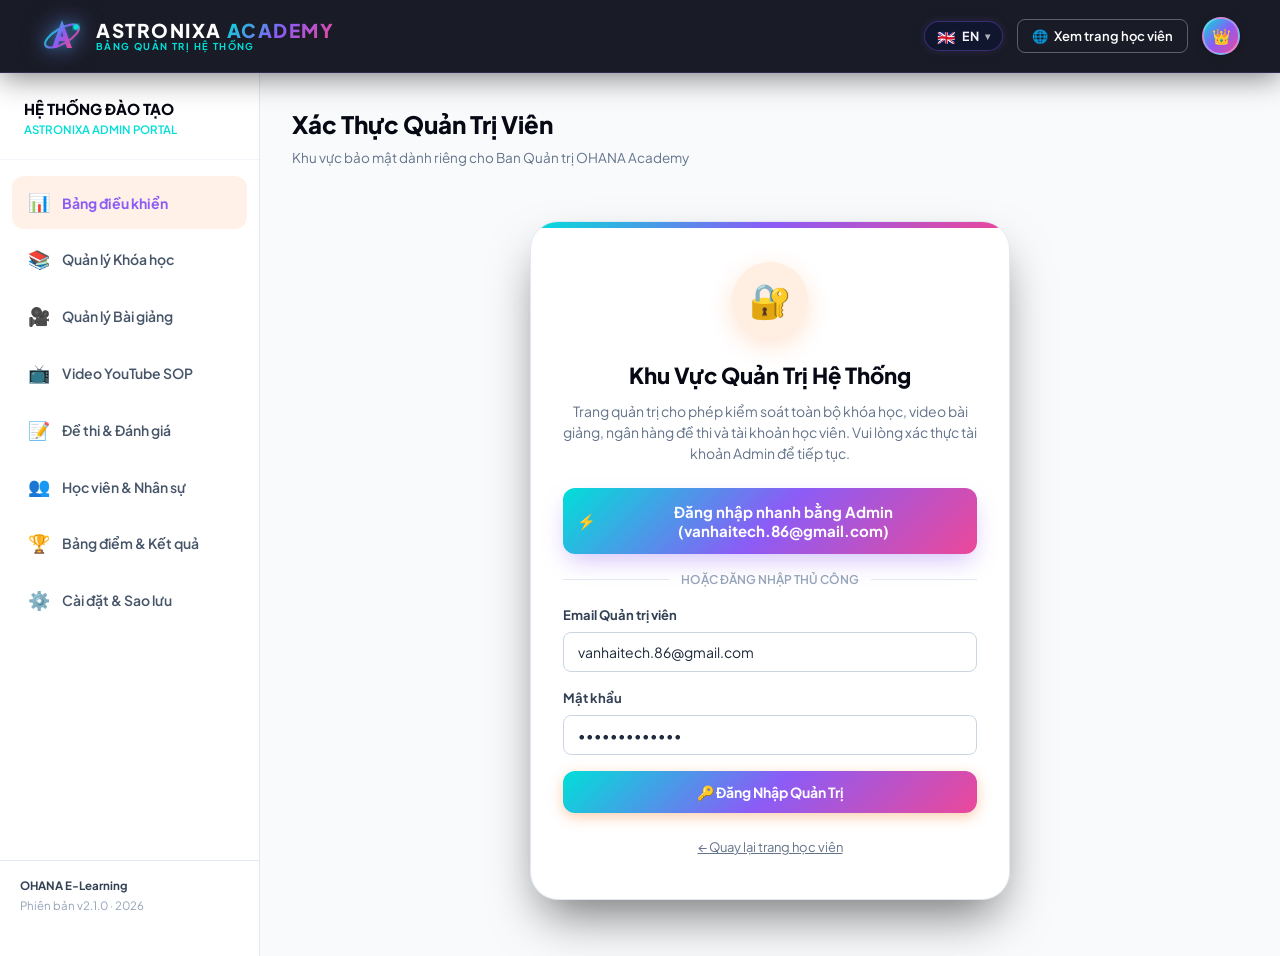
<file: admin.html>
<!DOCTYPE html>
<html lang="vi">
<head>
  <meta charset="UTF-8">
  <meta name="viewport" content="width=device-width, initial-scale=1.0, maximum-scale=1.0">
  <meta name="theme-color" content="#060814">
  <title>Bảng Quản Trị Hệ Thống – ASTRONIXA Academy</title>
  <link rel="stylesheet" href="css/style.css">
  <link rel="stylesheet" href="css/admin.css">
  <link rel="stylesheet" href="css/mobile.css">
</head>
<body data-page="admin">

<!-- ─── Admin Header ───────────────────────────────────────── -->
<header class="site-header">
  <div class="header-inner">
    <div style="display:flex; align-items:center; gap:12px;">
      <button class="admin-mobile-toggle" id="adminSidebarToggle" onclick="toggleAdminSidebar()" aria-label="Toggle menu" title="Mở danh mục quản trị">
        ☰
      </button>
      <a href="index.html" class="logo">
        <svg class="astronixa-logo-svg" viewBox="0 0 44 44" fill="none" xmlns="http://www.w3.org/2000/svg">
          <defs>
            <linearGradient id="astronixaGradAdmin" x1="0%" y1="0%" x2="100%" y2="100%">
              <stop offset="0%" stop-color="#00dfd8"/>
              <stop offset="50%" stop-color="#8b5cf6"/>
              <stop offset="100%" stop-color="#ec4899"/>
            </linearGradient>
            <filter id="astronixaGlowAdmin" x="-20%" y="-20%" width="140%" height="140%">
              <feGaussianBlur stdDeviation="2.5" result="blur" />
              <feComposite in="SourceGraphic" in2="blur" operator="over" />
            </filter>
          </defs>
          <ellipse cx="22" cy="22" rx="19" ry="7.5" stroke="url(#astronixaGradAdmin)" stroke-width="2.2" transform="rotate(-30 22 22)" opacity="0.95" />
          <circle cx="36" cy="13" r="2.8" fill="#00dfd8" filter="url(#astronixaGlowAdmin)" />
          <path d="M22 6 L12 34 H17 L19.4 27 H24.6 L27 34 H32 L22 6 Z M20.7 22.5 L22 17.5 L23.3 22.5 H20.7 Z" fill="url(#astronixaGradAdmin)" />
        </svg>
        <div class="logo-text">
          <strong>ASTRONIXA <span>ACADEMY</span></strong>
          <small style="color:#00dfd8;">Bảng Quản Trị Hệ Thống</small>
        </div>
      </a>
    </div>

    <div style="display:flex; align-items:center; gap:14px;">
      <!-- Language Selector -->
      <div class="lang-selector" id="langSelector">
        <button type="button" class="lang-selector-btn" id="langSelectorBtn" onclick="I18n.toggleDropdown(event)" aria-label="Select Language">
          <span class="lang-flag" id="langFlag">🇻🇳</span>
          <span class="lang-text" id="langText">VI</span>
          <span class="lang-arrow">▾</span>
        </button>
        <div class="lang-menu" id="langMenu">
          <button type="button" class="lang-item active" data-lang="vi" onclick="I18n.setLanguage('vi')"><span class="flag">🇻🇳</span> <span class="name">Tiếng Việt</span></button>
          <button type="button" class="lang-item" data-lang="en" onclick="I18n.setLanguage('en')"><span class="flag">🇬🇧</span> <span class="name">English</span></button>
          <button type="button" class="lang-item" data-lang="fr" onclick="I18n.setLanguage('fr')"><span class="flag">🇫🇷</span> <span class="name">Français</span></button>
          <button type="button" class="lang-item" data-lang="zh" onclick="I18n.setLanguage('zh')"><span class="flag">🇨🇳</span> <span class="name">中文</span></button>
          <button type="button" class="lang-item" data-lang="ja" onclick="I18n.setLanguage('ja')"><span class="flag">🇯🇵</span> <span class="name">日本語</span></button>
        </div>
      </div>

      <a href="index.html" class="btn btn-outline btn-sm" style="display:inline-flex; align-items:center; gap:6px;">
        <span>🌐</span> <span class="hide-mobile">Xem trang học viên</span>
      </a>
      
      <div class="user-menu" style="display:flex;">
        <button class="user-avatar-btn" id="userAvatarBtn">
          <span id="userAvatar">👑</span>
        </button>
        <div class="user-dropdown" id="userDropdown">
          <div class="dropdown-header">
            <div class="name" id="userName">Vũ Hải (Admin)</div>
            <div class="role" id="userRoleBadge">Quản trị viên</div>
          </div>
          <a href="index.html" class="dropdown-item"><span>🏠</span> Về trang học viên</a>
          <a href="courses.html" class="dropdown-item"><span>📚</span> Danh mục khóa học</a>
          <div class="dropdown-divider"></div>
          <a href="#" class="dropdown-item logout" data-action="logout"><span>🚪</span> Đăng xuất</a>
        </div>
      </div>
    </div>
  </div>
</header>

<!-- Mobile Sidebar Backdrop -->
<div class="admin-sidebar-overlay" id="adminSidebarOverlay" onclick="closeAdminSidebar()"></div>

<!-- ─── Admin Layout ───────────────────────────────────────── -->
<div class="admin-layout">
  
  <!-- Sidebar -->
  <aside class="admin-sidebar" id="adminSidebar">
    <div class="admin-brand">
      <div style="display:flex; justify-content:space-between; align-items:center;">
        <div>
          <div class="admin-brand-title">HỆ THỐNG ĐÀO TẠO</div>
          <div class="admin-brand-sub" style="color:#00dfd8;">ASTRONIXA ADMIN PORTAL</div>
        </div>
        <button class="admin-sidebar-close" onclick="closeAdminSidebar()">✕</button>
      </div>
    </div>

    <nav class="admin-nav">
      <div class="admin-nav-item active" data-tab="dashboard">
        <span class="admin-nav-icon">📊</span>
        <span>Bảng điều khiển</span>
      </div>
      <div class="admin-nav-item" data-tab="courses">
        <span class="admin-nav-icon">📚</span>
        <span>Quản lý Khóa học</span>
      </div>
      <div class="admin-nav-item" data-tab="lessons">
        <span class="admin-nav-icon">🎥</span>
        <span>Quản lý Bài giảng</span>
      </div>
      <div class="admin-nav-item" data-tab="youtube">
        <span class="admin-nav-icon">📺</span>
        <span>Video YouTube SOP</span>
      </div>
      <div class="admin-nav-item" data-tab="quizzes">
        <span class="admin-nav-icon">📝</span>
        <span>Đề thi & Đánh giá</span>
      </div>
      <div class="admin-nav-item" data-tab="users">
        <span class="admin-nav-icon">👥</span>
        <span>Học viên & Nhân sự</span>
      </div>
      <div class="admin-nav-item" data-tab="results">
        <span class="admin-nav-icon">🏆</span>
        <span>Bảng điểm & Kết quả</span>
      </div>
      <div class="admin-nav-item" data-tab="settings">
        <span class="admin-nav-icon">⚙️</span>
        <span>Cài đặt & Sao lưu</span>
      </div>
    </nav>

    <div class="admin-sidebar-footer">
      <div style="font-weight:700; color:var(--gray-700); margin-bottom:2px;">OHANA E-Learning</div>
      <div>Phiên bản v2.1.0 · 2026</div>
    </div>
  </aside>

  <!-- Main Content Area -->
  <main class="admin-main">
    <div class="admin-header">
      <div>
        <h1 class="admin-title" id="adminPageTitle">Bảng Điều Khiển Tổng Quan</h1>
        <p class="admin-subtitle" id="adminPageSubtitle">Thống kê dữ liệu học tập và giám sát hệ thống thời gian thực</p>
      </div>
      <div id="adminHeaderActions" style="display:flex; align-items:center; gap:10px;">
        <!-- Dynamic header actions per tab -->
      </div>
    </div>

    <div id="adminContent">
      <!-- Injected by js/admin.js -->
    </div>
  </main>

</div>

<!-- ─── Video Preview Modal ─────────────────────────────────── -->
<div class="modal-overlay" id="adminVideoPreviewModal">
  <div class="modal modal-lg">
    <div class="modal-header">
      <h3 class="modal-title" id="avpTitle">Xem trước Video Đào tạo</h3>
      <button class="modal-close" onclick="closeAdminVideoPreview()">✕</button>
    </div>
    <div class="modal-body" style="padding:0; background:#000;">
      <div style="position:relative; padding-top:56.25%;">
        <iframe id="avpIframe" src="" style="position:absolute; top:0; left:0; width:100%; height:100%; border:none;" allow="accelerometer; autoplay; clipboard-write; encrypted-media; gyroscope; picture-in-picture" allowfullscreen></iframe>
      </div>
    </div>
    <div class="modal-footer">
      <span id="avpMeta" style="font-size:13px; color:var(--gray-500); margin-right:auto;"></span>
      <button class="btn btn-secondary" onclick="closeAdminVideoPreview()">Đóng lại</button>
    </div>
  </div>
</div>

<!-- ─── Quiz Question Editor Modal ──────────────────────────── -->
<div class="modal-overlay" id="quizEditorModal">
  <div class="modal modal-lg">
    <div class="modal-header">
      <h3 class="modal-title" id="qemTitle">Chỉnh Sửa Đề Thi & Ngân Hàng Câu Hỏi</h3>
      <button class="modal-close" onclick="closeModal('quizEditorModal')">✕</button>
    </div>
    <div class="modal-body" style="max-height: 75vh; overflow-y: auto;">
      <input type="hidden" id="qemQuizId">
      <div class="form-row" style="margin-bottom:18px;">
        <div class="form-group">
          <label class="form-label">Tên bài kiểm tra <span class="required">*</span></label>
          <input type="text" class="form-control" id="qemName">
        </div>
        <div class="form-group">
          <label class="form-label">Thời gian làm bài (Phút) <span class="required">*</span></label>
          <input type="number" class="form-control" id="qemTime" min="5" max="120">
        </div>
      </div>
      <div class="form-row" style="margin-bottom:20px;">
        <div class="form-group">
          <label class="form-label">Điểm số đạt yêu cầu (%) <span class="required">*</span></label>
          <input type="number" class="form-control" id="qemPass" min="10" max="100" step="5">
        </div>
        <div class="form-group">
          <label class="form-label">Khóa học áp dụng</label>
          <input type="text" class="form-control" id="qemCourseTitle" readonly style="background:var(--gray-100); color:var(--gray-600);">
        </div>
      </div>

      <div style="display:flex; justify-content:space-between; align-items:center; margin-bottom:14px; padding-top:14px; border-top:1px solid var(--gray-200);">
        <strong style="font-size:15px; color:var(--gray-900);">📝 Danh Sách Câu Hỏi Trắc Nghiệm (<span id="qemQuestionCount">0</span> câu)</strong>
        <button type="button" class="btn btn-secondary btn-sm" onclick="addQuestionItem()">+ Thêm câu hỏi mới</button>
      </div>

      <div id="qemQuestionsList">
        <!-- Injected question blocks -->
      </div>
    </div>
    <div class="modal-footer">
      <button class="btn btn-secondary" onclick="closeModal('quizEditorModal')">Hủy bỏ</button>
      <button class="btn btn-primary" onclick="saveQuizEditor()">💾 Lưu thay đổi đề thi</button>
    </div>
  </div>
</div>

<script src="js/data.js"></script>
<script src="js/i18n.js"></script>
<script src="js/auth.js"></script>
<script src="js/admin.js"></script>
</body>
</html>
</file>
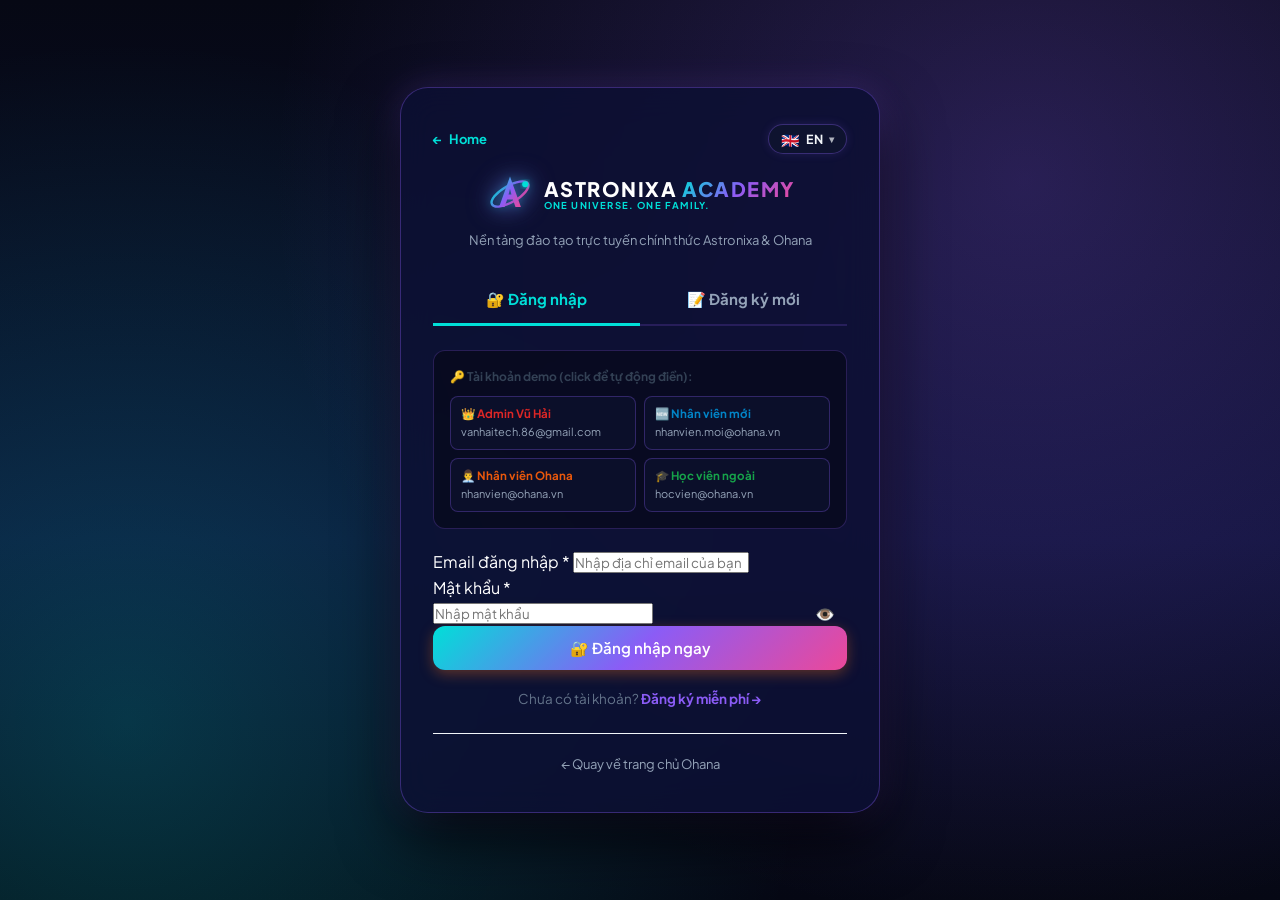
<file: auth.html>
<!DOCTYPE html>
<html lang="vi">
<head>
  <meta charset="UTF-8">
  <meta name="viewport" content="width=device-width, initial-scale=1.0, maximum-scale=1.0">
  <meta name="theme-color" content="#060814">
  <title>Đăng Nhập & Đăng Ký – ASTRONIXA Academy</title>
  <link rel="stylesheet" href="css/style.css">
  <link rel="stylesheet" href="css/mobile.css">
  <style>
    .auth-page {
      min-height: 100vh;
      display: flex;
      align-items: center;
      justify-content: center;
      padding: 40px 20px;
      background: radial-gradient(circle at 80% 20%, rgba(139, 92, 246, 0.25) 0%, transparent 60%),
                  radial-gradient(circle at 10% 80%, rgba(0, 223, 216, 0.2) 0%, transparent 50%),
                  linear-gradient(180deg, #060814 0%, #0c1033 60%, #060814 100%);
    }
    .auth-card {
      background: rgba(12, 16, 51, 0.85);
      border-radius: var(--radius-xl);
      padding: 36px 32px;
      width: 100%;
      max-width: 480px;
      box-shadow: 0 25px 60px rgba(0,0,0,0.8), 0 0 35px rgba(139, 92, 246, 0.25);
      border: 1px solid rgba(139, 92, 246, 0.35);
      backdrop-filter: blur(16px);
      color: white;
    }
    .auth-tabs {
      display: flex;
      border-bottom: 2px solid rgba(139, 92, 246, 0.2);
      margin-bottom: 24px;
    }
    .auth-tab {
      flex: 1;
      padding: 12px;
      text-align: center;
      font-size: 15px;
      font-weight: 700;
      color: #94a3b8;
      cursor: pointer;
      border-bottom: 3px solid transparent;
      margin-bottom: -2px;
    }
    .auth-tab.active {
      color: #00dfd8;
      border-bottom-color: #00dfd8;
    }
    .auth-panel { display: none; }
    .auth-panel.active { display: block; }

    .demo-box {
      background: rgba(6, 8, 20, 0.6);
      border: 1px solid rgba(139, 92, 246, 0.25);
      border-radius: var(--radius);
      padding: 16px;
      margin-bottom: 20px;
    }
    .demo-grid {
      display: grid;
      grid-template-columns: 1fr 1fr;
      gap: 8px;
      margin-top: 10px;
    }
    .demo-item {
      padding: 8px 10px;
      background: rgba(14, 19, 48, 0.7);
      border: 1px solid rgba(139, 92, 246, 0.3);
      border-radius: var(--radius-sm);
      cursor: pointer;
      transition: var(--transition-fast);
      text-align: left;
    }
    .demo-item:hover {
      border-color: #00dfd8;
      background: rgba(0, 223, 216, 0.1);
    }
    .demo-item .role { font-size: 11.5px; font-weight: 700; }
    .demo-item .email { font-size: 11px; color: #94a3b8; overflow: hidden; text-overflow: ellipsis; white-space: nowrap; }

    .err-msg {
      color: var(--danger);
      font-size: 12.5px;
      margin-top: 4px;
      display: none;
    }
    .err-msg.show { display: block; }
  </style>
</head>
<body>

<div class="auth-page">
  <div class="auth-card fade-in-up">
    
    <!-- Topbar with Home Link & Language Selector -->
    <div style="display:flex; justify-content:space-between; align-items:center; width:100%; margin-bottom:16px;">
      <a href="index.html" style="font-size:13px; color:var(--astronixa-cyan); text-decoration:none; display:inline-flex; align-items:center; gap:6px; font-weight:700;">
        <span>←</span> <span data-i18n="nav_home">Trang chủ</span>
      </a>
      <div class="lang-selector" id="langSelector">
        <button type="button" class="lang-selector-btn" id="langSelectorBtn" onclick="I18n.toggleDropdown(event)">
          <span class="lang-flag" id="langFlag">🇻🇳</span>
          <span class="lang-text" id="langText">VI</span>
          <span class="lang-arrow">▾</span>
        </button>
        <div class="lang-menu" id="langMenu">
          <button type="button" class="lang-item active" data-lang="vi" onclick="I18n.setLanguage('vi')"><span class="flag">🇻🇳</span> <span class="name">Tiếng Việt</span></button>
          <button type="button" class="lang-item" data-lang="en" onclick="I18n.setLanguage('en')"><span class="flag">🇬🇧</span> <span class="name">English</span></button>
          <button type="button" class="lang-item" data-lang="fr" onclick="I18n.setLanguage('fr')"><span class="flag">🇫🇷</span> <span class="name">Français</span></button>
          <button type="button" class="lang-item" data-lang="zh" onclick="I18n.setLanguage('zh')"><span class="flag">🇨🇳</span> <span class="name">中文</span></button>
          <button type="button" class="lang-item" data-lang="ja" onclick="I18n.setLanguage('ja')"><span class="flag">🇯🇵</span> <span class="name">日本語</span></button>
        </div>
      </div>
    </div>

    <!-- Logo -->
    <div style="display:flex; flex-direction:column; align-items:center; margin-bottom: 24px;">
      <a href="index.html" class="logo" style="margin-bottom: 12px; display:flex; align-items:center; gap:10px;">
        <svg class="astronixa-logo-svg" viewBox="0 0 44 44" fill="none" xmlns="http://www.w3.org/2000/svg" style="width:48px;height:48px;">
          <defs>
            <linearGradient id="astronixaGradAuth" x1="0%" y1="0%" x2="100%" y2="100%">
              <stop offset="0%" stop-color="#00dfd8"/>
              <stop offset="50%" stop-color="#8b5cf6"/>
              <stop offset="100%" stop-color="#ec4899"/>
            </linearGradient>
            <filter id="astronixaGlowAuth" x="-20%" y="-20%" width="140%" height="140%">
              <feGaussianBlur stdDeviation="2.5" result="blur" />
              <feComposite in="SourceGraphic" in2="blur" operator="over" />
            </filter>
          </defs>
          <ellipse cx="22" cy="22" rx="19" ry="7.5" stroke="url(#astronixaGradAuth)" stroke-width="2.2" transform="rotate(-30 22 22)" opacity="0.95" />
          <circle cx="36" cy="13" r="2.8" fill="#00dfd8" filter="url(#astronixaGlowAuth)" />
          <path d="M22 6 L12 34 H17 L19.4 27 H24.6 L27 34 H32 L22 6 Z M20.7 22.5 L22 17.5 L23.3 22.5 H20.7 Z" fill="url(#astronixaGradAuth)" />
        </svg>
        <div class="logo-text" style="text-align:left;">
          <strong style="color:white; font-size:20px; font-weight:900; letter-spacing:1.5px;">ASTRONIXA <span>ACADEMY</span></strong>
          <small style="color:#00dfd8; font-weight:700; letter-spacing:1.2px;">One Universe. One Family.</small>
        </div>
      </a>
      <span style="font-size: 13px; color: #94a3b8;">Nền tảng đào tạo trực tuyến chính thức Astronixa & Ohana</span>
    </div>

    <!-- Tabs -->
    <div class="auth-tabs">
      <div class="auth-tab active" id="tabLogin" onclick="switchTab('login')">🔐 Đăng nhập</div>
      <div class="auth-tab" id="tabRegister" onclick="switchTab('register')">📝 Đăng ký mới</div>
    </div>

    <!-- ─── LOGIN PANEL ────────────────────────────────────── -->
    <div class="auth-panel active" id="panelLogin">
      
      <!-- Demo Accounts -->
      <div class="demo-box">
        <div style="font-size: 12px; font-weight: 700; color: var(--gray-700);">
          🔑 Tài khoản demo (click để tự động điền):
        </div>
        <div class="demo-grid">
          <div class="demo-item" onclick="fillDemo('vanhaitech.86@gmail.com', 'Admin123456a@')">
            <div class="role" style="color:#dc2626;">👑 Admin Vũ Hải</div>
            <div class="email">vanhaitech.86@gmail.com</div>
          </div>
          <div class="demo-item" onclick="fillDemo('nhanvien.moi@ohana.vn', '123456')">
            <div class="role" style="color:#0284c7;">🆕 Nhân viên mới</div>
            <div class="email">nhanvien.moi@ohana.vn</div>
          </div>
          <div class="demo-item" onclick="fillDemo('nhanvien@ohana.vn', '123456')">
            <div class="role" style="color:#ea580c;">👨‍💼 Nhân viên Ohana</div>
            <div class="email">nhanvien@ohana.vn</div>
          </div>
          <div class="demo-item" onclick="fillDemo('hocvien@ohana.vn', '123456')">
            <div class="role" style="color:#16a34a;">🎓 Học viên ngoài</div>
            <div class="email">hocvien@ohana.vn</div>
          </div>
        </div>
      </div>

      <form id="loginForm" onsubmit="handleLogin(event)">
        <div class="form-group">
          <label class="form-label">Email đăng nhập <span class="required">*</span></label>
          <input type="email" id="loginEmail" class="form-control" placeholder="Nhập địa chỉ email của bạn" required>
        </div>
        <div class="form-group">
          <label class="form-label">Mật khẩu <span class="required">*</span></label>
          <div style="position:relative;">
            <input type="password" id="loginPass" class="form-control" placeholder="Nhập mật khẩu" required style="padding-right:44px;">
            <button type="button" onclick="togglePass('loginPass', this)" style="position:absolute; right:12px; top:50%; transform:translateY(-50%); background:none; border:none; font-size:16px;">👁️</button>
          </div>
        </div>
        <div id="loginErr" class="err-msg" style="margin-bottom:14px; padding:10px; background:#fef2f2; border-radius:var(--radius-sm); border:1px solid #fee2e2;"></div>
        <button type="submit" class="btn btn-primary" style="width: 100%; padding: 12px; font-size: 15px;">
          🔐 Đăng nhập ngay
        </button>
      </form>

      <div style="text-align:center; margin-top: 18px; font-size: 13.5px; color: var(--gray-500);">
        Chưa có tài khoản? <a href="#" onclick="switchTab('register')" style="color:var(--ohana-orange); font-weight:700;">Đăng ký miễn phí →</a>
      </div>
    </div>

    <!-- ─── REGISTER PANEL ─────────────────────────────────── -->
    <div class="auth-panel" id="panelRegister">
      <!-- Mở khóa học thử banner -->
      <div style="background: rgba(0, 223, 216, 0.12); border: 1px solid rgba(0, 223, 216, 0.4); border-radius: var(--radius); padding: 12px 14px; margin-bottom: 18px; display: flex; align-items: center; gap: 12px;">
        <span style="font-size: 24px;">🎁</span>
        <div style="font-size: 13px; color: var(--cyber-cyan); line-height: 1.45;">
          <strong>Đặc quyền thành viên mới:</strong> Đăng ký tài khoản để được <strong>tự động mở khóa 100% khóa học</strong> và vào học thử bài giảng trực tuyến ngay lập tức!
        </div>
      </div>

      <form id="registerForm" onsubmit="handleRegister(event)">
        <div class="form-group">
          <label class="form-label">Họ và tên của bạn <span class="required">*</span></label>
          <input type="text" id="regName" class="form-control" placeholder="Nguyễn Văn A" required>
        </div>
        <div class="form-group">
          <label class="form-label">Địa chỉ Email <span class="required">*</span></label>
          <input type="email" id="regEmail" class="form-control" placeholder="email@ohana.vn" required>
        </div>
        <div class="form-row">
          <div class="form-group">
            <label class="form-label">Số điện thoại</label>
            <input type="tel" id="regPhone" class="form-control" placeholder="0901234567">
          </div>
          <div class="form-group">
            <label class="form-label">Phòng ban / Đơn vị</label>
            <input type="text" id="regDept" class="form-control" placeholder="Phòng Kinh doanh">
          </div>
        </div>
        <div class="form-group">
          <label class="form-label">Mật khẩu (tối thiểu 6 ký tự) <span class="required">*</span></label>
          <div style="position:relative;">
            <input type="password" id="regPass" class="form-control" placeholder="Tạo mật khẩu" minlength="6" required style="padding-right:44px;">
            <button type="button" onclick="togglePass('regPass', this)" style="position:absolute; right:12px; top:50%; transform:translateY(-50%); background:none; border:none; font-size:16px;">👁️</button>
          </div>
        </div>
        <div id="regErr" class="err-msg" style="margin-bottom:14px; padding:10px; background:#fef2f2; border-radius:var(--radius-sm); border:1px solid #fee2e2;"></div>
        <button type="submit" class="btn btn-primary" style="width: 100%; padding: 12px; font-size: 15px;">
          📝 Hoàn tất Đăng ký
        </button>
      </form>

      <div style="text-align:center; margin-top: 18px; font-size: 13.5px; color: var(--gray-500);">
        Đã có tài khoản? <a href="#" onclick="switchTab('login')" style="color:var(--ohana-orange); font-weight:700;">← Quay lại Đăng nhập</a>
      </div>
    </div>

    <div style="text-align:center; margin-top: 24px; padding-top: 16px; border-top: 1px solid var(--gray-100);">
      <a href="index.html" style="font-size: 13px; color: var(--gray-400);">← Quay về trang chủ Ohana</a>
    </div>

  </div>
</div>

<script src="js/data.js"></script>
<script src="js/i18n.js"></script>
<script src="js/auth.js"></script>
<script>
document.addEventListener('DOMContentLoaded', () => {
  const params = new URLSearchParams(window.location.search);
  if (params.get('tab') === 'register') {
    switchTab('register');
  }
  // If already logged in, redirect home
  if (Auth.isLoggedIn()) {
    window.location.href = 'index.html';
  }
});

function switchTab(tab) {
  document.getElementById('tabLogin').classList.toggle('active', tab === 'login');
  document.getElementById('tabRegister').classList.toggle('active', tab === 'register');
  document.getElementById('panelLogin').classList.toggle('active', tab === 'login');
  document.getElementById('panelRegister').classList.toggle('active', tab === 'register');
}

function fillDemo(email, pass) {
  document.getElementById('loginEmail').value = email;
  document.getElementById('loginPass').value = pass;
  document.getElementById('loginErr').classList.remove('show');
}

function togglePass(id, btn) {
  const el = document.getElementById(id);
  if (el.type === 'password') {
    el.type = 'text';
    btn.textContent = '🙈';
  } else {
    el.type = 'password';
    btn.textContent = '👁️';
  }
}

function handleLogin(e) {
  e.preventDefault();
  const email = document.getElementById('loginEmail').value.trim();
  const pass = document.getElementById('loginPass').value.trim();
  const errEl = document.getElementById('loginErr');

  const res = Auth.login(email, pass);
  if (res.success) {
    showToast(`Đăng nhập thành công! Chào ${res.user.name}`, 'success');
    const params = new URLSearchParams(window.location.search);
    const redirect = params.get('redirect') || (res.user.role === 'admin' ? 'admin.html' : 'index.html');
    setTimeout(() => window.location.href = redirect, 500);
  } else {
    errEl.textContent = res.message;
    errEl.classList.add('show');
  }
}

function handleRegister(e) {
  e.preventDefault();
  const name = document.getElementById('regName').value.trim();
  const email = document.getElementById('regEmail').value.trim();
  const phone = document.getElementById('regPhone').value.trim();
  const department = document.getElementById('regDept').value.trim();
  const pass = document.getElementById('regPass').value.trim();
  const errEl = document.getElementById('regErr');

  const res = Auth.register({ name, email, phone, department, password: pass, role: 'customer' });
  if (res.success) {
    showToast('🎉 Đăng ký thành công! Đã tự động mở khóa toàn bộ khóa học để bạn vào học thử ngay.', 'success');
    const params = new URLSearchParams(window.location.search);
    const redirect = params.get('redirect') || 'courses.html';
    setTimeout(() => window.location.href = redirect, 800);
  } else {
    errEl.textContent = res.message;
    errEl.classList.add('show');
  }
}
</script>
</body>
</html>
</file>
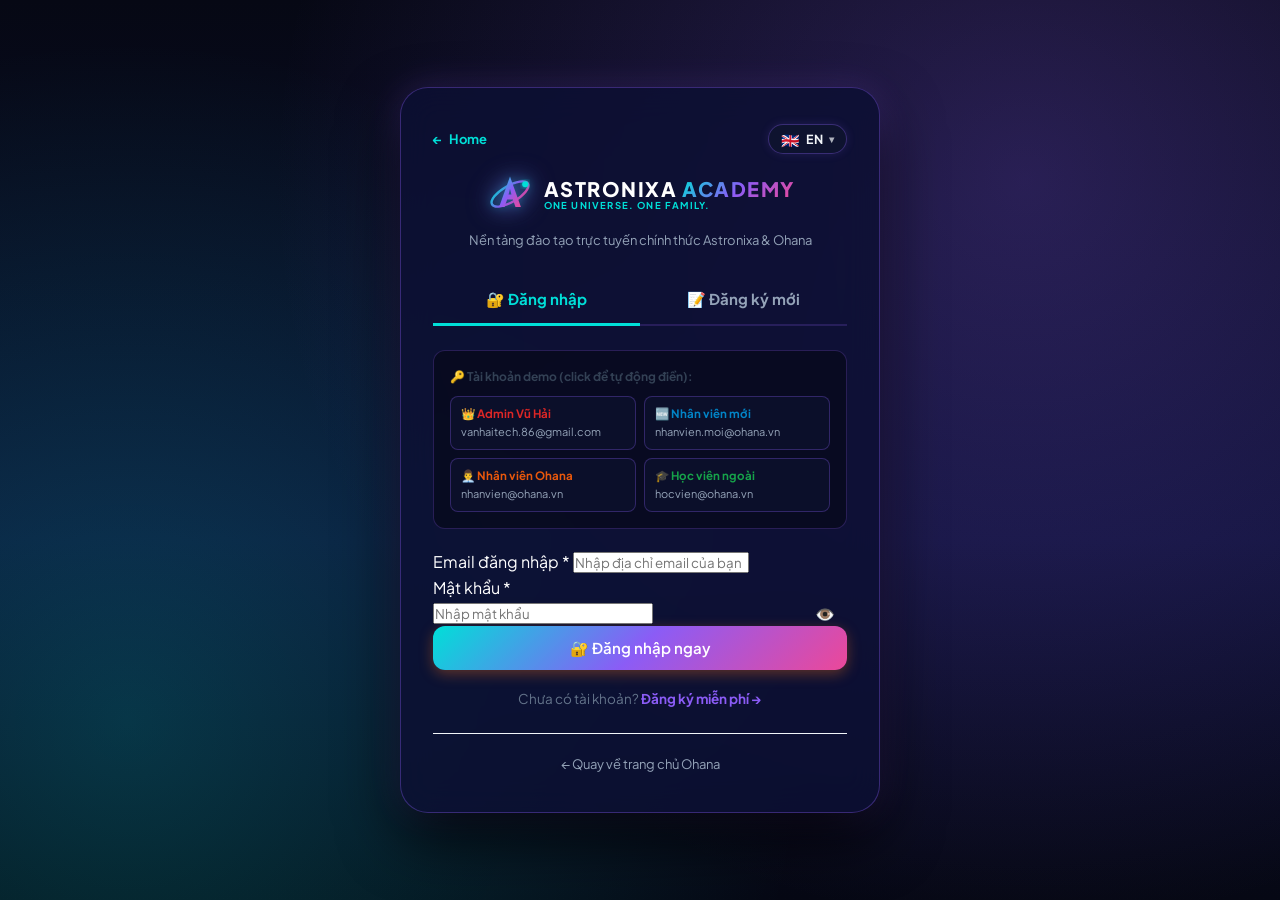
<file: lesson.html>
<!DOCTYPE html>
<html lang="vi">
<head>
  <meta charset="UTF-8">
  <meta name="viewport" content="width=device-width, initial-scale=1.0, maximum-scale=1.0">
  <meta name="theme-color" content="#060814">
  <title>Bài Học Trực Tuyến – ASTRONIXA Academy</title>
  <link rel="stylesheet" href="css/style.css">
  <link rel="stylesheet" href="css/mobile.css">
  <!-- YouTube IFrame Player API for Anti-Seek & Watching Enforcement -->
  <script src="https://www.youtube.com/iframe_api"></script>
  <style>
    body {
      user-select: none;
      -webkit-user-select: none;
      background: #060814;
      color: #f1f5f9;
    }
    .lesson-layout {
      display: grid;
      grid-template-columns: 1fr 350px;
      min-height: calc(100vh - 72px);
    }
    .lesson-main {
      padding: 24px 32px;
      overflow-y: auto;
      background: #060814;
    }
    .lesson-sidebar {
      background: #0c1033;
      border-left: 1px solid rgba(139, 92, 246, 0.2);
      overflow-y: auto;
      height: calc(100vh - 72px);
      position: sticky;
      top: 72px;
    }
    @media (max-width: 900px) {
      .lesson-layout { grid-template-columns: 1fr; }
      .lesson-sidebar { display: none; }
      .lesson-main { padding: 16px; }
    }

    /* Video Player Wrapper */
    .video-container {
      position: relative;
      background: #000;
      border-radius: var(--radius-lg);
      overflow: hidden;
      box-shadow: 0 20px 50px rgba(0,0,0,0.7), 0 0 30px rgba(139, 92, 246, 0.25);
      border: 1px solid rgba(139, 92, 246, 0.3);
    }
    .video-aspect {
      position: relative;
      width: 100%;
      padding-top: 56.25%; /* 16:9 */
      background: #04060f;
    }
    .video-aspect iframe, .video-aspect video, .video-aspect #ytPlayerPlaceholder {
      position: absolute;
      top: 0; left: 0;
      width: 100%; height: 100%;
      border: none;
    }

    /* Watermark Protection Overlay */
    .video-watermark {
      position: absolute;
      top: 16px;
      right: 16px;
      z-index: 25;
      pointer-events: none;
      opacity: 0.85;
      animation: watermarkDrift 25s infinite ease-in-out alternate;
    }
    @keyframes watermarkDrift {
      0% { transform: translate(0, 0); }
      25% { transform: translate(-30px, 50px); }
      50% { transform: translate(-15px, 100px); }
      75% { transform: translate(-60px, 30px); }
      100% { transform: translate(-20px, 140px); }
    }
    .watermark-inner {
      display: flex;
      flex-direction: column;
      align-items: flex-end;
      background: rgba(6, 8, 20, 0.8);
      padding: 6px 14px;
      border-radius: 8px;
      border: 1px solid rgba(0, 223, 216, 0.45);
      backdrop-filter: blur(10px);
    }
    .wm-brand {
      font-size: 10px;
      font-weight: 800;
      letter-spacing: 1.5px;
      color: #00dfd8;
    }
    .wm-user {
      font-size: 11px;
      font-weight: 700;
      color: #ffffff;
      margin: 1px 0;
    }
    .wm-warning {
      font-size: 8.5px;
      color: #a855f7;
      letter-spacing: 0.5px;
      font-weight: 600;
    }

    /* Anti-Seek Warning Toast in Player */
    .video-seek-toast {
      position: absolute;
      top: 50%;
      left: 50%;
      transform: translate(-50%, -50%) scale(0.9);
      background: rgba(6, 8, 20, 0.95);
      border: 2px solid #ef4444;
      border-radius: var(--radius);
      padding: 16px 24px;
      box-shadow: 0 15px 45px rgba(239, 68, 68, 0.6);
      z-index: 50;
      opacity: 0;
      visibility: hidden;
      transition: all 0.25s cubic-bezier(0.4, 0, 0.2, 1);
      pointer-events: none;
      max-width: 90%;
      backdrop-filter: blur(12px);
    }
    .video-seek-toast.show {
      opacity: 1;
      visibility: visible;
      transform: translate(-50%, -50%) scale(1);
    }
    .seek-toast-content {
      display: flex;
      align-items: center;
      gap: 14px;
    }
    .seek-toast-icon { font-size: 32px; }
    .seek-toast-content strong {
      color: #ef4444;
      font-size: 15px;
      display: block;
      letter-spacing: 0.5px;
    }
    .seek-toast-content p {
      color: #e2e8f0;
      font-size: 12.5px;
      margin-top: 3px;
    }

    /* Video Progress Bar & Anti-skip info */
    .video-bar {
      display: flex;
      align-items: center;
      justify-content: space-between;
      gap: 16px;
      padding: 14px 20px;
      background: #080c24;
      border-top: 1px solid rgba(139, 92, 246, 0.2);
      border-radius: 0 0 var(--radius-lg) var(--radius-lg);
      flex-wrap: wrap;
    }
    .video-bar-left {
      display: flex;
      align-items: center;
      gap: 10px;
    }
    .v-status-badge {
      padding: 4px 12px;
      border-radius: 99px;
      background: rgba(139, 92, 246, 0.2);
      border: 1px solid rgba(139, 92, 246, 0.4);
      color: #c4b5fd;
      font-size: 11px;
      font-weight: 700;
    }
    .v-status-badge.completed {
      background: rgba(16, 185, 129, 0.2);
      border-color: rgba(16, 185, 129, 0.4);
      color: #6ee7b7;
    }
    .video-bar .v-label {
      font-size: 12px;
      color: #94a3b8;
      white-space: nowrap;
    }
    .video-track {
      flex: 1;
      min-width: 140px;
      height: 8px;
      background: rgba(255,255,255,0.1);
      border-radius: 99px;
      overflow: hidden;
      position: relative;
    }
    .video-track-fill {
      height: 100%;
      background: var(--gradient-astronixa);
      width: 0%;
      box-shadow: 0 0 10px rgba(0, 223, 216, 0.8);
      transition: width 0.3s ease;
    }
    .video-bar-right {
      display: flex;
      align-items: center;
      gap: 12px;
    }
    .video-time {
      font-size: 13px;
      font-weight: 800;
      color: #00dfd8;
      min-width: 44px;
      text-align: right;
    }
    .video-duration {
      font-size: 12px;
      color: #94a3b8;
      font-family: monospace;
    }

    /* Lesson Navigation Bar */
    .lesson-nav-actions {
      display: flex;
      align-items: center;
      justify-content: space-between;
      margin-top: 24px;
      padding: 16px 20px;
      background: #0c1033;
      border-radius: var(--radius-lg);
      border: 1px solid rgba(139, 92, 246, 0.25);
      gap: 12px;
      flex-wrap: wrap;
    }

    /* Completion Gate Button */
    .btn-complete-gate {
      padding: 10px 22px;
      border-radius: var(--radius-full);
      font-size: 13.5px;
      font-weight: 700;
      display: inline-flex;
      align-items: center;
      gap: 8px;
      transition: all 0.3s ease;
      cursor: pointer;
    }
    .btn-complete-gate.locked {
      background: rgba(255, 255, 255, 0.08);
      color: #94a3b8;
      border: 1px solid rgba(255, 255, 255, 0.15);
      cursor: not-allowed;
    }
    .btn-complete-gate.unlocked {
      background: linear-gradient(135deg, #10b981 0%, #059669 100%);
      color: white;
      border: 1px solid rgba(52, 211, 153, 0.5);
      box-shadow: 0 0 20px rgba(16, 185, 129, 0.4);
    }
    .btn-complete-gate.unlocked:hover {
      box-shadow: 0 0 30px rgba(16, 185, 129, 0.7);
      transform: translateY(-2px);
    }
    .btn-complete-gate.done {
      background: rgba(16, 185, 129, 0.2);
      color: #6ee7b7;
      border: 1px solid rgba(16, 185, 129, 0.4);
      cursor: default;
    }

    /* Document Reader View */
    .doc-box {
      margin-top: 24px;
      background: #0c1033;
      border-radius: var(--radius-lg);
      border: 1px solid rgba(139, 92, 246, 0.2);
      overflow: hidden;
      box-shadow: var(--shadow);
    }
    .doc-box-header {
      display: flex;
      align-items: center;
      justify-content: space-between;
      padding: 14px 20px;
      background: rgba(6, 8, 20, 0.9);
      border-bottom: 1px solid rgba(139, 92, 246, 0.2);
      color: white;
    }
    .doc-box-body {
      padding: 24px;
      line-height: 1.8;
      font-size: 14.5px;
      color: #cbd5e1;
    }

    /* Sidebar Lesson Items */
    .sidebar-header {
      padding: 18px 20px;
      background: #060814;
      border-bottom: 1px solid rgba(139, 92, 246, 0.25);
      color: #00dfd8;
      font-weight: 800;
      font-size: 14px;
      letter-spacing: 0.5px;
      display: flex;
      align-items: center;
      gap: 8px;
    }
    .lesson-item {
      display: flex;
      align-items: center;
      gap: 12px;
      padding: 14px 18px;
      border-bottom: 1px solid rgba(255, 255, 255, 0.05);
      cursor: pointer;
      transition: all 0.2s ease;
    }
    .lesson-item:hover {
      background: rgba(139, 92, 246, 0.1);
    }
    .lesson-item.active {
      background: rgba(139, 92, 246, 0.18);
      border-left: 4px solid #00dfd8;
    }
    .lesson-num {
      width: 28px;
      height: 28px;
      border-radius: 50%;
      background: rgba(255, 255, 255, 0.1);
      display: flex;
      align-items: center;
      justify-content: center;
      font-size: 12px;
      font-weight: 700;
      color: #cbd5e1;
      flex-shrink: 0;
    }
    .lesson-item.active .lesson-num {
      background: var(--gradient-astronixa);
      color: white;
      box-shadow: 0 0 10px rgba(0, 223, 216, 0.5);
    }
    .lesson-item.completed .lesson-num {
      background: #10b981;
      color: white;
    }
    .lesson-info { flex: 1; min-width: 0; }
    .lesson-name {
      font-size: 13.5px;
      font-weight: 600;
      color: #e2e8f0;
      white-space: nowrap;
      overflow: hidden;
      text-overflow: ellipsis;
    }
    .lesson-item.active .lesson-name {
      color: #00dfd8;
      font-weight: 800;
    }
    .lesson-dur {
      font-size: 11.5px;
      color: #94a3b8;
      margin-top: 2px;
    }

    /* Interactive Question Modal */
    #iqModal {
      display: none;
      position: fixed;
      inset: 0;
      background: rgba(6, 8, 20, 0.85);
      backdrop-filter: blur(10px);
      z-index: 10000;
      align-items: center;
      justify-content: center;
      padding: 16px;
    }
    #iqModal.show { display: flex; }
    .iq-card {
      background: #0c1033;
      border: 1px solid rgba(139, 92, 246, 0.35);
      border-radius: var(--radius-xl);
      max-width: 520px;
      width: 100%;
      overflow: hidden;
      box-shadow: 0 25px 60px rgba(0,0,0,0.8), 0 0 30px rgba(139, 92, 246, 0.3);
      animation: modalScale 0.25s ease;
    }
    .iq-header {
      background: #060814;
      border-bottom: 1px solid rgba(139, 92, 246, 0.2);
      color: white;
      padding: 16px 20px;
      display: flex;
      align-items: center;
      justify-content: space-between;
    }
    .iq-body { padding: 24px; }
    .iq-qtext { font-size: 16px; font-weight: 800; color: #ffffff; margin-bottom: 18px; line-height: 1.5; }
    .iq-opt {
      display: flex;
      align-items: center;
      gap: 12px;
      padding: 12px 16px;
      border: 1.5px solid rgba(139, 92, 246, 0.25);
      border-radius: var(--radius);
      margin-bottom: 10px;
      cursor: pointer;
      font-size: 14px;
      font-weight: 600;
      color: #cbd5e1;
      background: rgba(14, 19, 48, 0.5);
      transition: var(--transition-fast);
    }
    .iq-opt:hover {
      border-color: #00dfd8;
      background: rgba(0, 223, 216, 0.1);
      color: white;
    }
    .iq-opt.correct {
      border-color: #10b981;
      background: rgba(16, 185, 129, 0.15);
      color: #6ee7b7;
    }
    .iq-opt.wrong {
      border-color: #ef4444;
      background: rgba(239, 68, 68, 0.15);
      color: #fca5a5;
    }
  </style>
</head>
<body data-page="lesson">

<!-- ─── Site Header ─────────────────────────────────────────── -->
<header class="site-header">
  <div class="header-inner">
    <a href="index.html" class="logo">
      <svg class="astronixa-logo-svg" viewBox="0 0 44 44" fill="none" xmlns="http://www.w3.org/2000/svg">
        <defs>
          <linearGradient id="astronixaGradHead" x1="0%" y1="0%" x2="100%" y2="100%">
            <stop offset="0%" stop-color="#00dfd8"/>
            <stop offset="50%" stop-color="#8b5cf6"/>
            <stop offset="100%" stop-color="#ec4899"/>
          </linearGradient>
          <filter id="astronixaGlowHead" x="-20%" y="-20%" width="140%" height="140%">
            <feGaussianBlur stdDeviation="2.5" result="blur" />
            <feComposite in="SourceGraphic" in2="blur" operator="over" />
          </filter>
        </defs>
        <ellipse cx="22" cy="22" rx="19" ry="7.5" stroke="url(#astronixaGradHead)" stroke-width="2.2" transform="rotate(-30 22 22)" opacity="0.95" />
        <circle cx="36" cy="13" r="2.8" fill="#00dfd8" filter="url(#astronixaGlowHead)" />
        <path d="M22 6 L12 34 H17 L19.4 27 H24.6 L27 34 H32 L22 6 Z M20.7 22.5 L22 17.5 L23.3 22.5 H20.7 Z" fill="url(#astronixaGradHead)" />
      </svg>
      <div class="logo-text">
        <strong>ASTRONIXA <span>ACADEMY</span></strong>
        <small id="headerCourseTitle">Lớp Học Trực Tuyến</small>
      </div>
    </a>

    <nav class="header-nav">
      <!-- Language Selector -->
      <div class="lang-selector" id="langSelector">
        <button type="button" class="lang-selector-btn" id="langSelectorBtn" onclick="I18n.toggleDropdown(event)" aria-label="Select Language">
          <span class="lang-flag" id="langFlag">🇻🇳</span>
          <span class="lang-text" id="langText">VI</span>
          <span class="lang-arrow">▾</span>
        </button>
        <div class="lang-menu" id="langMenu">
          <button type="button" class="lang-item active" data-lang="vi" onclick="I18n.setLanguage('vi')"><span class="flag">🇻🇳</span> <span class="name">Tiếng Việt</span></button>
          <button type="button" class="lang-item" data-lang="en" onclick="I18n.setLanguage('en')"><span class="flag">🇬🇧</span> <span class="name">English</span></button>
          <button type="button" class="lang-item" data-lang="fr" onclick="I18n.setLanguage('fr')"><span class="flag">🇫🇷</span> <span class="name">Français</span></button>
          <button type="button" class="lang-item" data-lang="zh" onclick="I18n.setLanguage('zh')"><span class="flag">🇨🇳</span> <span class="name">中文</span></button>
          <button type="button" class="lang-item" data-lang="ja" onclick="I18n.setLanguage('ja')"><span class="flag">🇯🇵</span> <span class="name">日本語</span></button>
        </div>
      </div>

      <a href="#" id="backToCourseBtn" class="btn btn-login btn-sm">← Quay lại khóa học</a>
      <div class="user-menu" id="userMenu" style="display:flex;">
        <button class="user-avatar-btn" id="userAvatarBtn"><span id="userAvatar">A</span></button>
      </div>
    </nav>
  </div>
</header>

<!-- ─── Main Lesson Layout ──────────────────────────────────── -->
<div class="lesson-layout">
  <!-- Left Column: Video & Material -->
  <div class="lesson-main">
    <div style="display:flex; justify-content:space-between; align-items:center; margin-bottom: 16px; flex-wrap:wrap; gap:12px;">
      <div>
        <div style="display:inline-flex; align-items:center; gap:6px; background:rgba(0,223,216,0.15); color:#00dfd8; border:1px solid rgba(0,223,216,0.35); padding:4px 12px; border-radius:20px; font-size:12px; font-weight:700;" id="lessonCategoryBadge">
          ● BÀI HỌC ASTRONIXA
        </div>
        <h1 id="lessonTitle" style="font-size: 22px; font-weight: 800; color: #ffffff; margin-top: 8px;">
          Đang tải bài giảng...
        </h1>
      </div>
      <button id="markCompleteBtn" class="btn-complete-gate locked" disabled>
        🔒 Xem đạt 90% để mở khóa
      </button>
    </div>

    <!-- Video Player Container (Protected & Anti-Skip) -->
    <div class="video-container" id="videoProtectedContainer" oncontextmenu="return false;" ondragstart="return false;">
      <!-- Dynamic Student Watermark Overlay -->
      <div class="video-watermark" id="videoWatermark">
        <div class="watermark-inner">
          <span class="wm-brand">ASTRONIXA ONLINE</span>
          <span class="wm-user" id="wmUserInfo">Học viên</span>
          <span class="wm-warning">🔒 BẢN QUYỀN TRỰC TUYẾN – KHÔNG ĐƯỢC TẢI VỀ / QUAY CHỤP</span>
        </div>
      </div>

      <!-- Anti-Seek Warning Overlay in Player -->
      <div class="video-seek-toast" id="videoSeekToast">
        <div class="seek-toast-content">
          <span class="seek-toast-icon">⚠️</span>
          <div>
            <strong>KHÔNG ĐƯỢC PHÉP TUA TRƯỚC VIDEO!</strong>
            <p>Hệ thống chỉ cho phép theo dõi tuần tự hoặc xem lại các đoạn kiến thức đã học.</p>
          </div>
        </div>
      </div>

      <!-- Video Aspect Player Area -->
      <div class="video-aspect">
        <div id="ytPlayerPlaceholder"></div>
        <video id="html5VideoPlayer" style="display:none;" controls controlsList="nodownload noplaybackrate" disablePictureInPicture></video>
      </div>

      <!-- Real-time Progress & Verification Bar -->
      <div class="video-bar">
        <div class="video-bar-left">
          <span class="v-status-badge" id="vStatusBadge">▶ Đang học trực tuyến</span>
          <span class="v-label">Tiến trình đã xem:</span>
        </div>
        <div class="video-track" title="Thanh tiến trình học tập (Không thể tua trước)">
          <div class="video-track-fill" id="vTrackFill"></div>
        </div>
        <div class="video-bar-right">
          <span class="video-time" id="vTrackPercent">0%</span>
          <span class="video-duration" id="vTrackDuration">00:00 / --:--</span>
        </div>
      </div>
    </div>

    <!-- Navigation buttons -->
    <div class="lesson-nav-actions">
      <button id="prevBtn" class="btn btn-secondary">
        ‹ Bài học trước
      </button>
      <span id="lessonPos" style="font-size: 13.5px; font-weight: 700; color: #94a3b8;">
        Bài 1 / 4
      </span>
      <button id="nextBtn" class="btn btn-primary">
        Bài học tiếp theo ›
      </button>
    </div>

    <!-- Document Section -->
    <div class="doc-box" id="docBox" oncontextmenu="return false;">
      <div class="doc-box-header">
        <div style="display:flex; align-items:center; gap:8px;">
          <span>📄</span>
          <strong id="docTitle">Tài liệu học tập & Ghi chú kiến thức</strong>
        </div>
        <span class="badge" style="background:rgba(0,223,216,0.15); color:#00dfd8; border:1px solid rgba(0,223,216,0.3);">🔒 Bản quyền Astronixa Online</span>
      </div>
      <div class="doc-box-body" id="docContent">
        <p id="lessonDesc" style="margin-bottom:14px; font-weight:500;">
          ...
        </p>
        <div style="background:rgba(139,92,246,0.1); padding:16px; border-radius:var(--radius); border-left:4px solid #00dfd8;">
          <strong>💡 Lời khuyên học tập:</strong> Hãy theo dõi bài giảng tuần tự, không tua nhanh để nắm trọn vẹn từng câu lệnh Prompt AI, công thức kỹ năng bán hàng và các bước thực thi quy trình chuẩn.
        </div>
      </div>
    </div>
  </div>

  <!-- Right Column: Syllabus Sidebar -->
  <div class="lesson-sidebar">
    <div class="sidebar-header">
      <span>📚</span> ĐỀ CƯƠNG BÀI GIẢNG
    </div>
    <div id="sidebarLessonList">
      <!-- Rendered by JS -->
    </div>
  </div>
</div>

<!-- ─── Interactive Question Modal ─────────────────────────── -->
<div id="iqModal">
  <div class="iq-card">
    <div class="iq-header">
      <span style="font-size:13px; font-weight:800; color:#00dfd8;">⚡ CÂU HỎI TƯƠNG TÁC NHANH</span>
      <button onclick="closeIq()" style="background:none; border:none; color:white; font-size:16px; cursor:pointer;">✕</button>
    </div>
    <div class="iq-body">
      <div class="iq-qtext" id="iqText">Câu hỏi tương tác đang tải...</div>
      <div id="iqOptions"></div>
    </div>
  </div>
</div>

<script src="js/data.js"></script>
<script src="js/i18n.js"></script>
<script src="js/auth.js"></script>
<script src="https://www.youtube.com/iframe_api"></script>
<script>
let currentCourse = null;
let currentLesson = null;
let currentLessons = [];

// Video Monitoring & Anti-seek Variables
let ytPlayer = null;
let isYtApiReady = false;
let pendingVideoId = null;
let maxWatchedTime = 0;
let videoDuration = 0;
let watchInterval = null;
let seekToastTimer = null;
let isCompleted = false;

// ─── Extract YouTube ID ───────────────────────────────────────
function extractYouTubeId(url) {
  if (!url) return null;
  const match = url.match(/(?:embed\/|v=|youtu\.be\/|\/v\/|\/e\/|watch\?v=|\&v=)([a-zA-Z0-9_-]{11})/);
  return match ? match[1] : null;
}

// ─── Format Time (mm:ss) ──────────────────────────────────────
function formatTime(seconds) {
  if (isNaN(seconds) || seconds < 0) return '00:00';
  const mins = Math.floor(seconds / 60);
  const secs = Math.floor(seconds % 60);
  return `${mins.toString().padStart(2, '0')}:${secs.toString().padStart(2, '0')}`;
}

// ─── YouTube API Ready Callback ───────────────────────────────
window.onYouTubeIframeAPIReady = function() {
  isYtApiReady = true;
  if (pendingVideoId) {
    loadYouTubeVideo(pendingVideoId);
  }
};

document.addEventListener('DOMContentLoaded', () => {
  if (!Auth.requireLogin()) return;

  const user = Auth.getCurrentUser();
  const params = new URLSearchParams(window.location.search);
  const courseId = params.get('course');
  const lessonId = params.get('lesson');

  if (!courseId) { window.location.href = 'courses.html'; return; }

  currentCourse = CourseDB.getById(courseId);
  if (!currentCourse) { window.location.href = 'courses.html'; return; }

  // Set student watermark info
  const wmUser = document.getElementById('wmUserInfo');
  if (wmUser && user) {
    wmUser.textContent = `${user.name} (${user.email}) • ID: #${user.id}`;
  }

  // Auto enroll
  EnrollmentDB.enroll(user.id, courseId);

  currentLessons = LessonDB.getByCourse(courseId);
  if (!currentLessons.length) {
    alert('Khóa học này hiện chưa có bài giảng!');
    window.location.href = `course-detail.html?id=${courseId}`;
    return;
  }

  currentLesson = lessonId
    ? currentLessons.find(l => l.id === parseInt(lessonId)) || currentLessons[0]
    : currentLessons[0];

  loadLessonContent(currentLesson);
  setupAntiDownloadProtection();
});

// ─── Anti-download & Hotkey Protection ────────────────────────
function setupAntiDownloadProtection() {
  // Disable right-click context menu on video & material
  document.addEventListener('contextmenu', (e) => {
    if (e.target.closest('.video-container') || e.target.closest('.doc-box')) {
      e.preventDefault();
      showToast('🔒 Video chỉ được phép xem online trên nền tảng, không hỗ trợ tải về.', 'warning');
      return false;
    }
  });

  // Block download shortcuts
  window.addEventListener('keydown', (e) => {
    // Forward seek keys block (ArrowRight +5s, KeyL +10s)
    if (['ArrowRight', 'KeyL'].includes(e.code)) {
      if (ytPlayer && typeof ytPlayer.getCurrentTime === 'function') {
        const cur = ytPlayer.getCurrentTime();
        if (cur >= maxWatchedTime - 1) {
          e.preventDefault();
          e.stopPropagation();
          showSeekWarning();
          return;
        }
      }
    }

    // Ctrl+S, Ctrl+U
    if ((e.ctrlKey || e.metaKey) && ['s', 'u', 'S', 'U'].includes(e.key)) {
      e.preventDefault();
      showToast('🔒 Tính năng tải về bị vô hiệu hóa để bảo vệ bản quyền bài giảng.', 'warning');
    }
  }, true);
}

// ─── Show Seek Warning ────────────────────────────────────────
function showSeekWarning() {
  const toast = document.getElementById('videoSeekToast');
  if (!toast) return;
  toast.classList.add('show');
  clearTimeout(seekToastTimer);
  seekToastTimer = setTimeout(() => {
    toast.classList.remove('show');
  }, 2800);
}

// ─── Load Lesson Content ──────────────────────────────────────
function loadLessonContent(lesson) {
  const user = Auth.getCurrentUser();
  const courseId = currentCourse.id;
  const progress = ProgressDB.get(user.id, courseId);

  document.title = `${lesson.title} – ASTRONIXA Academy`;
  document.getElementById('headerCourseTitle').textContent = currentCourse.title;
  document.getElementById('lessonTitle').textContent = lesson.title;
  document.getElementById('lessonDesc').textContent = lesson.description || 'Chưa có tóm tắt bài học.';
  document.getElementById('backToCourseBtn').href = `course-detail.html?id=${courseId}`;

  // Check if already completed
  isCompleted = progress.completedLessons.includes(lesson.id);

  // Retrieve saved max watched time for this lesson
  const storageKey = `astronixa_watch_${user.id}_${courseId}_${lesson.id}`;
  const savedMax = parseFloat(localStorage.getItem(storageKey) || '0');
  maxWatchedTime = isCompleted ? 999999 : savedMax;

  // Render Mark Complete Button
  renderMarkCompleteButton(isCompleted);

  // Setup Video Player
  setupVideoPlayer(lesson.videoUrl || '');

  // Render Prev / Next navigation
  renderNavigation(lesson);

  // Render Sidebar
  renderSidebar(lesson, progress);

  // Trigger interactive question if exists
  if (lesson.interactiveQs && lesson.interactiveQs.length > 0) {
    setTimeout(() => {
      showInteractiveQuestion(lesson.interactiveQs[0]);
    }, 3500);
  }
}

// ─── Setup Video Player (YouTube or HTML5) ────────────────────
function setupVideoPlayer(url) {
  if (watchInterval) clearInterval(watchInterval);

  const ytId = extractYouTubeId(url);
  const html5Player = document.getElementById('html5VideoPlayer');
  
  if (ytId) {
    // Use YouTube IFrame Player
    if (html5Player) html5Player.style.display = 'none';
    if (window.YT && window.YT.Player) {
      loadYouTubeVideo(ytId);
    } else {
      pendingVideoId = ytId;
    }
  } else if (url.endsWith('.mp4') || url.endsWith('.webm')) {
    // HTML5 Video
    if (html5Player) {
      html5Player.style.display = 'block';
      html5Player.src = url;
      setupHtml5VideoAntiSeek(html5Player);
    }
  } else {
    // Fallback default YouTube video
    const fallbackId = 'G2KI_UpLvj4';
    if (window.YT && window.YT.Player) {
      loadYouTubeVideo(fallbackId);
    } else {
      pendingVideoId = fallbackId;
    }
  }
}

// ─── Load YouTube Video with IFrame API ────────────────────────
function loadYouTubeVideo(videoId) {
  if (watchInterval) clearInterval(watchInterval);

  if (ytPlayer && typeof ytPlayer.destroy === 'function') {
    try { ytPlayer.destroy(); } catch (e) {}
    ytPlayer = null;
  }

  const aspect = document.querySelector('.video-aspect');
  aspect.innerHTML = '<div id="ytPlayerPlaceholder"></div><video id="html5VideoPlayer" style="display:none;" controls controlsList="nodownload noplaybackrate" disablePictureInPicture></video>';

  ytPlayer = new YT.Player('ytPlayerPlaceholder', {
    videoId: videoId,
    playerVars: {
      autoplay: 0,
      controls: 1,
      rel: 0,
      modestbranding: 1,
      fs: 1,
      disablekb: 0,
      origin: window.location.origin
    },
    events: {
      onReady: onYouTubePlayerReady,
      onStateChange: onYouTubePlayerStateChange
    }
  });
}

function onYouTubePlayerReady(event) {
  videoDuration = ytPlayer.getDuration() || 0;
  updateProgressDisplay(0, videoDuration);

  // If already completed or has saved progress, resume gracefully
  if (maxWatchedTime > 0 && maxWatchedTime < videoDuration) {
    updateProgressDisplay(maxWatchedTime, videoDuration);
  }

  // Start continuous anti-seek monitoring
  if (watchInterval) clearInterval(watchInterval);
  watchInterval = setInterval(monitorYouTubePlayback, 250);
}

function onYouTubePlayerStateChange(event) {
  if (event.data === YT.PlayerState.PLAYING) {
    if (!watchInterval) {
      watchInterval = setInterval(monitorYouTubePlayback, 250);
    }
  } else if (event.data === YT.PlayerState.ENDED) {
    maxWatchedTime = videoDuration || maxWatchedTime;
    updateProgressDisplay(videoDuration, videoDuration);
    unlockCompletion();
    showToast('🎉 Bạn đã xem hết bài giảng! Hãy bấm Đánh dấu hoàn thành.', 'success');
  }
}

// ─── Continuous Anti-Seek Monitor (Core Engine) ───────────────
function monitorYouTubePlayback() {
  if (!ytPlayer || typeof ytPlayer.getCurrentTime !== 'function') return;

  const curTime = ytPlayer.getCurrentTime();
  const duration = ytPlayer.getDuration() || videoDuration || 0;
  if (duration > 0 && !videoDuration) videoDuration = duration;

  // 1. Anti-forward Seek Check (tolerance: 1.8 seconds for buffering)
  if (!isCompleted && curTime > maxWatchedTime + 1.8) {
    // Snap back immediately!
    ytPlayer.seekTo(maxWatchedTime, true);
    showSeekWarning();
    return;
  }

  // 2. Legitimate forward playback
  if (curTime > maxWatchedTime) {
    maxWatchedTime = curTime;
    saveProgressToStorage(maxWatchedTime);
  }

  // 3. Update UI
  updateProgressDisplay(curTime, duration);

  // 4. Unlock completion if >= 90% watched
  if (!isCompleted && duration > 0 && (maxWatchedTime / duration) >= 0.9) {
    unlockCompletion();
  }
}

// ─── Setup HTML5 Video Anti-Seek ──────────────────────────────
function setupHtml5VideoAntiSeek(video) {
  video.addEventListener('seeking', () => {
    if (!isCompleted && video.currentTime > maxWatchedTime + 1.5) {
      video.currentTime = maxWatchedTime;
      showSeekWarning();
    }
  });

  video.addEventListener('timeupdate', () => {
    const cur = video.currentTime;
    const dur = video.duration || 1;
    if (cur > maxWatchedTime) {
      maxWatchedTime = cur;
      saveProgressToStorage(maxWatchedTime);
    }
    updateProgressDisplay(cur, dur);
    if (!isCompleted && dur > 0 && (maxWatchedTime / dur) >= 0.9) {
      unlockCompletion();
    }
  });

  video.addEventListener('ended', () => {
    unlockCompletion();
  });
}

function saveProgressToStorage(time) {
  const user = Auth.getCurrentUser();
  if (!user || !currentCourse || !currentLesson) return;
  const storageKey = `astronixa_watch_${user.id}_${currentCourse.id}_${currentLesson.id}`;
  localStorage.setItem(storageKey, time.toString());
}

// ─── Update Progress Display UI ───────────────────────────────
function updateProgressDisplay(current, duration) {
  const effectiveWatched = Math.min(maxWatchedTime, duration > 0 ? duration : maxWatchedTime);
  const percent = duration > 0 ? Math.min(100, Math.round((effectiveWatched / duration) * 100)) : 0;

  const fill = document.getElementById('vTrackFill');
  const percentText = document.getElementById('vTrackPercent');
  const durationText = document.getElementById('vTrackDuration');

  if (fill) fill.style.width = `${percent}%`;
  if (percentText) percentText.textContent = `${percent}%`;
  if (durationText) {
    durationText.textContent = `${formatTime(current)} / ${formatTime(duration)}`;
  }
}

// ─── Unlock Completion Button ─────────────────────────────────
function unlockCompletion() {
  const btn = document.getElementById('markCompleteBtn');
  if (!btn || isCompleted) return;

  btn.disabled = false;
  btn.classList.remove('locked');
  btn.classList.add('unlocked');
  btn.textContent = '✅ Đánh dấu hoàn thành';
  btn.onclick = () => {
    const user = Auth.getCurrentUser();
    ProgressDB.markComplete(user.id, currentCourse.id, currentLesson.id);
    isCompleted = true;
    showToast('🎉 Chúc mừng! Bạn đã hoàn thành bài học này.', 'success');
    renderMarkCompleteButton(true);
    const progress = ProgressDB.get(user.id, currentCourse.id);
    renderSidebar(currentLesson, progress);
  };

  const badge = document.getElementById('vStatusBadge');
  if (badge) {
    badge.classList.add('completed');
    badge.textContent = '✓ Đã đủ điều kiện hoàn thành';
  }
}

function renderMarkCompleteButton(done) {
  const btn = document.getElementById('markCompleteBtn');
  if (!btn) return;

  if (done) {
    btn.disabled = true;
    btn.className = 'btn-complete-gate done';
    btn.textContent = '✅ Đã hoàn thành';
    btn.onclick = null;
  } else {
    btn.disabled = true;
    btn.className = 'btn-complete-gate locked';
    btn.textContent = '🔒 Xem đạt 90% để mở khóa';
    btn.onclick = null;
  }
}

// ─── Navigation (Prev / Next) ─────────────────────────────────
function renderNavigation(lesson) {
  const courseId = currentCourse.id;
  const idx = currentLessons.findIndex(l => l.id === lesson.id);
  const prevLesson = idx > 0 ? currentLessons[idx - 1] : null;
  const nextLesson = idx < currentLessons.length - 1 ? currentLessons[idx + 1] : null;

  document.getElementById('lessonPos').textContent = `Bài ${idx + 1} / ${currentLessons.length}`;

  const prevBtn = document.getElementById('prevBtn');
  if (prevLesson) {
    prevBtn.disabled = false;
    prevBtn.style.opacity = '1';
    prevBtn.onclick = () => window.location.href = `lesson.html?course=${courseId}&lesson=${prevLesson.id}`;
  } else {
    prevBtn.disabled = true;
    prevBtn.style.opacity = '0.4';
  }

  const nextBtn = document.getElementById('nextBtn');
  if (nextLesson) {
    nextBtn.textContent = 'Bài học tiếp theo ›';
    nextBtn.onclick = () => window.location.href = `lesson.html?course=${courseId}&lesson=${nextLesson.id}`;
  } else {
    nextBtn.textContent = '📝 Làm bài kiểm tra kết thúc ›';
    nextBtn.onclick = () => window.location.href = `quiz.html?course=${courseId}`;
  }
}

// ─── Sidebar Syllabus ─────────────────────────────────────────
function renderSidebar(lesson, progress) {
  const sidebar = document.getElementById('sidebarLessonList');
  if (!sidebar) return;
  const courseId = currentCourse.id;
  const quiz = QuizDB.getByCourse(courseId);

  sidebar.innerHTML = currentLessons.map((l, i) => {
    const done = progress.completedLessons.includes(l.id);
    const active = l.id === lesson.id;
    return `
      <div class="lesson-item ${active ? 'active' : ''} ${done ? 'completed' : ''}"
        onclick="window.location='lesson.html?course=${courseId}&lesson=${l.id}'">
        <div class="lesson-num">
          ${done ? '✓' : i + 1}
        </div>
        <div class="lesson-info">
          <div class="lesson-name">${l.title}</div>
          <div class="lesson-dur">⏱ ${l.duration} · Chỉ xem online</div>
        </div>
        <div>${done ? '✅' : (active ? '▶' : '🔒')}</div>
      </div>`;
  }).join('') + (quiz ? `
    <div class="lesson-item" style="background:rgba(0,223,216,0.06); border-top:1px solid rgba(139,92,246,0.2);"
      onclick="window.location='quiz.html?course=${courseId}'">
      <div class="lesson-num" style="background:var(--gradient-astronixa); color:white;">📝</div>
      <div class="lesson-info">
        <div class="lesson-name" style="color:#00dfd8; font-weight:800;">Bài kiểm tra cuối khóa</div>
        <div class="lesson-dur">⏱ ${quiz.timeLimit} phút · ${quiz.questions.length} câu</div>
      </div>
      <span style="color:#00dfd8;">›</span>
    </div>` : '');
}

// ─── Interactive Question Functions ───────────────────────────
function showInteractiveQuestion(q) {
  const modal = document.getElementById('iqModal');
  const letters = ['A', 'B', 'C', 'D'];
  document.getElementById('iqText').textContent = q.text;
  document.getElementById('iqOptions').innerHTML = q.options.map((opt, i) => `
    <div class="iq-opt" id="iqOpt${i}" onclick="checkIqAnswer(${i}, ${q.correct})">
      <span style="width:26px; height:26px; border-radius:50%; background:rgba(0,223,216,0.2); color:#00dfd8; display:flex; align-items:center; justify-content:center; font-size:12px; font-weight:800;">${letters[i]}</span>
      <span>${opt}</span>
    </div>
  `).join('');
  modal.classList.add('show');
}

window.checkIqAnswer = function(chosen, correct) {
  const opts = document.querySelectorAll('.iq-opt');
  opts.forEach(o => o.onclick = null);
  if (chosen === correct) {
    document.getElementById(`iqOpt${chosen}`).classList.add('correct');
    showToast('Chính xác! Bạn đã ghi nhớ bài học rất tốt.', 'success');
    setTimeout(() => closeIq(), 1800);
  } else {
    document.getElementById(`iqOpt${chosen}`).classList.add('wrong');
    document.getElementById(`iqOpt${correct}`).classList.add('correct');
    showToast('Chưa chính xác! Hãy xem đáp án đúng màu xanh nhé.', 'error');
    setTimeout(() => closeIq(), 2500);
  }
};

window.closeIq = function() {
  document.getElementById('iqModal').classList.remove('show');
};
</script>
</body>
</html>
</file>
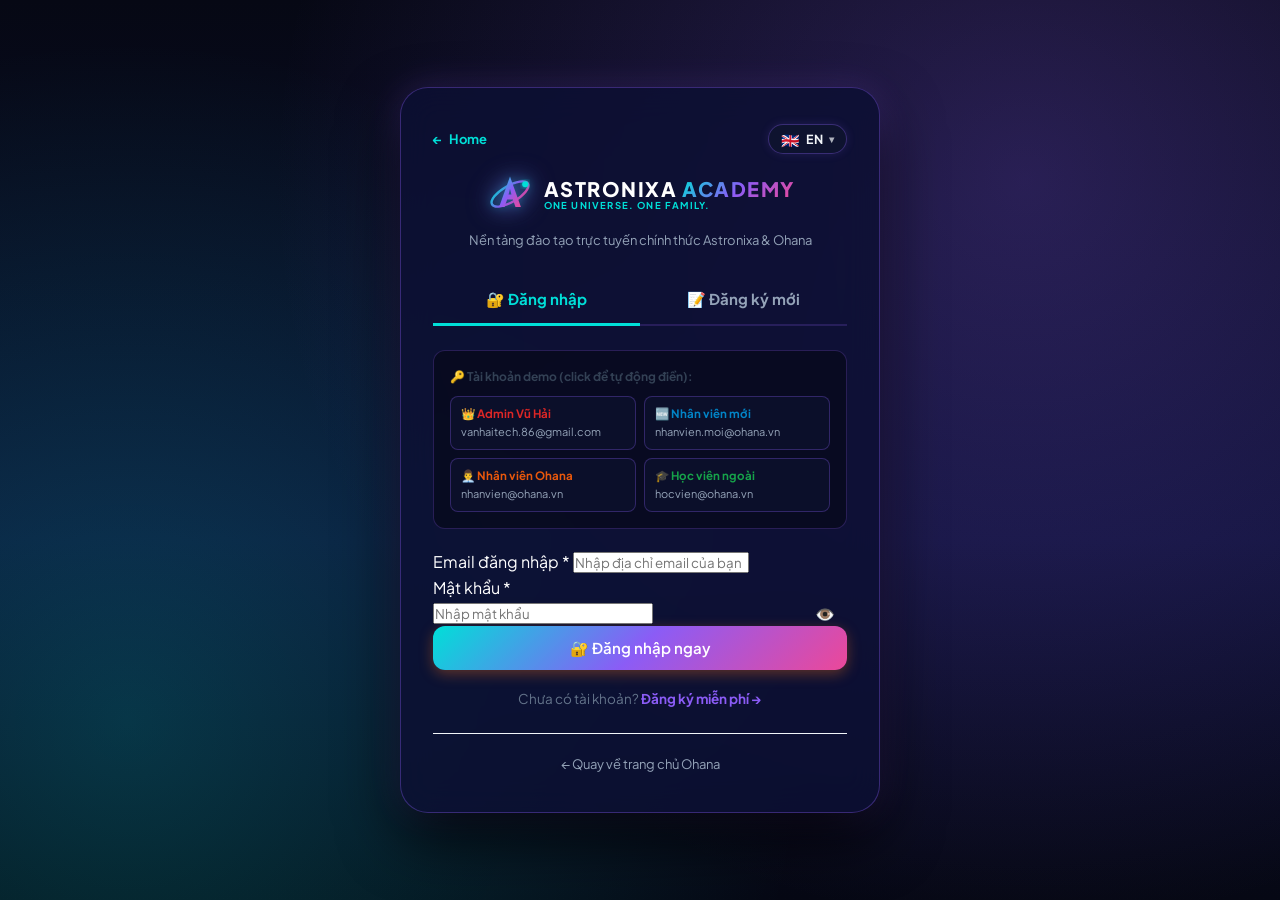
<file: quiz.html>
<!DOCTYPE html>
<html lang="vi">
<head>
  <meta charset="UTF-8">
  <meta name="viewport" content="width=device-width, initial-scale=1.0, maximum-scale=1.0">
  <meta name="theme-color" content="#0f172a">
  <title>Bài Kiểm Tra Trắc Nghiệm – ASTRONIXA Academy</title>
  <link rel="stylesheet" href="css/style.css">
  <link rel="stylesheet" href="css/mobile.css">
  <style>
    .quiz-wrapper {
      max-width: 780px;
      margin: 30px auto;
      padding: 0 20px;
    }
    .quiz-header {
      display: flex;
      align-items: center;
      justify-content: space-between;
      margin-bottom: 20px;
    }
    .quiz-timer {
      background: var(--primary-dark);
      color: white;
      padding: 8px 16px;
      border-radius: var(--radius-full);
      font-size: 14px;
      font-weight: 700;
      display: flex;
      align-items: center;
      gap: 6px;
      border: 1px solid rgba(255,255,255,0.1);
    }
    .quiz-timer.warning {
      background: var(--danger);
      animation: pulse 1s infinite;
    }
    @keyframes pulse {
      0%, 100% { transform: scale(1); }
      50% { transform: scale(1.05); }
    }

    .quiz-card {
      background: white;
      border: 1px solid var(--gray-200);
      border-radius: var(--radius-xl);
      padding: 32px;
      box-shadow: var(--shadow-sm);
      margin-bottom: 24px;
    }
    .quiz-question-num {
      font-size: 12.5px;
      font-weight: 700;
      color: var(--ohana-orange);
      text-transform: uppercase;
      letter-spacing: 0.8px;
      margin-bottom: 8px;
    }
    .quiz-question-text {
      font-size: 18px;
      font-weight: 800;
      color: var(--gray-900);
      line-height: 1.5;
      margin-bottom: 24px;
    }

    .quiz-option {
      display: flex;
      align-items: center;
      gap: 14px;
      padding: 14px 18px;
      border: 2px solid var(--gray-200);
      border-radius: var(--radius);
      margin-bottom: 12px;
      cursor: pointer;
      transition: var(--transition-fast);
      background: var(--gray-50);
    }
    .quiz-option:hover {
      border-color: var(--ohana-orange);
      background: rgba(249,115,22,0.04);
    }
    .quiz-option.selected {
      border-color: var(--ohana-orange);
      background: rgba(249,115,22,0.1);
    }
    .quiz-option-letter {
      width: 32px;
      height: 32px;
      border-radius: 50%;
      background: var(--primary-dark);
      color: white;
      display: flex;
      align-items: center;
      justify-content: center;
      font-size: 13px;
      font-weight: 800;
      flex-shrink: 0;
    }
    .quiz-option.selected .quiz-option-letter {
      background: var(--gradient-ohana);
    }
    .quiz-option-text {
      font-size: 14.5px;
      font-weight: 600;
      color: var(--gray-800);
      line-height: 1.4;
    }

    .quiz-nav {
      display: flex;
      align-items: center;
      justify-content: space-between;
      flex-wrap: wrap;
      gap: 16px;
    }
    .quiz-nav-dots {
      display: flex;
      align-items: center;
      gap: 8px;
      flex-wrap: wrap;
    }
    .quiz-nav-dot {
      width: 36px;
      height: 36px;
      border-radius: var(--radius-sm);
      border: 1px solid var(--gray-300);
      background: white;
      font-size: 13px;
      font-weight: 700;
      color: var(--gray-600);
      cursor: pointer;
    }
    .quiz-nav-dot.current {
      border-color: var(--ohana-orange);
      background: var(--ohana-orange);
      color: white;
    }
    .quiz-nav-dot.answered {
      border-color: var(--primary);
      background: rgba(30, 58, 138, 0.1);
      color: var(--primary);
    }

    /* Result Card */
    .quiz-result {
      background: white;
      border-radius: var(--radius-xl);
      border: 1px solid var(--gray-200);
      padding: 48px 32px;
      text-align: center;
      box-shadow: var(--shadow-md);
    }
    .result-icon { font-size: 64px; margin-bottom: 16px; }
    .result-score { font-size: 54px; font-weight: 900; line-height: 1; margin-bottom: 12px; }
    .result-score.pass { color: var(--success); }
    .result-score.fail { color: var(--danger); }
    .result-details {
      display: grid;
      grid-template-columns: 1fr 1fr 1fr;
      gap: 16px;
      margin: 32px 0;
      padding: 20px;
      background: var(--gray-50);
      border-radius: var(--radius);
    }
    .result-detail .val { font-size: 22px; font-weight: 800; color: var(--gray-900); }
    .result-detail .lbl { font-size: 12.5px; color: var(--gray-500); margin-top: 4px; }
  </style>
</head>
<body style="background: var(--gray-100);">

<!-- Header -->
<header class="site-header">
  <div class="header-inner">
    <a href="index.html" class="logo">
      <svg class="astronixa-logo-svg" viewBox="0 0 44 44" fill="none" xmlns="http://www.w3.org/2000/svg">
        <defs>
          <linearGradient id="astronixaGradQuiz" x1="0%" y1="0%" x2="100%" y2="100%">
            <stop offset="0%" stop-color="#00dfd8"/>
            <stop offset="50%" stop-color="#8b5cf6"/>
            <stop offset="100%" stop-color="#ec4899"/>
          </linearGradient>
          <filter id="astronixaGlowQuiz" x="-20%" y="-20%" width="140%" height="140%">
            <feGaussianBlur stdDeviation="2.5" result="blur" />
            <feComposite in="SourceGraphic" in2="blur" operator="over" />
          </filter>
        </defs>
        <ellipse cx="22" cy="22" rx="19" ry="7.5" stroke="url(#astronixaGradQuiz)" stroke-width="2.2" transform="rotate(-30 22 22)" opacity="0.95" />
        <circle cx="36" cy="13" r="2.8" fill="#00dfd8" filter="url(#astronixaGlowQuiz)" />
        <path d="M22 6 L12 34 H17 L19.4 27 H24.6 L27 34 H32 L22 6 Z M20.7 22.5 L22 17.5 L23.3 22.5 H20.7 Z" fill="url(#astronixaGradQuiz)" />
      </svg>
      <div class="logo-text">
        <strong>ASTRONIXA <span>ACADEMY</span></strong>
        <small>Kiểm Tra Đánh Giá</small>
      </div>
    </a>
    <div id="quizCourseTitle" style="color: rgba(255,255,255,0.8); font-size: 14px; font-weight: 600;"></div>
    
    <div style="display:flex; align-items:center; gap:12px;">
      <!-- Language Selector -->
      <div class="lang-selector" id="langSelector">
        <button type="button" class="lang-selector-btn" id="langSelectorBtn" onclick="I18n.toggleDropdown(event)" aria-label="Select Language">
          <span class="lang-flag" id="langFlag">🇻🇳</span>
          <span class="lang-text" id="langText">VI</span>
          <span class="lang-arrow">▾</span>
        </button>
        <div class="lang-menu" id="langMenu">
          <button type="button" class="lang-item active" data-lang="vi" onclick="I18n.setLanguage('vi')"><span class="flag">🇻🇳</span> <span class="name">Tiếng Việt</span></button>
          <button type="button" class="lang-item" data-lang="en" onclick="I18n.setLanguage('en')"><span class="flag">🇬🇧</span> <span class="name">English</span></button>
          <button type="button" class="lang-item" data-lang="fr" onclick="I18n.setLanguage('fr')"><span class="flag">🇫🇷</span> <span class="name">Français</span></button>
          <button type="button" class="lang-item" data-lang="zh" onclick="I18n.setLanguage('zh')"><span class="flag">🇨🇳</span> <span class="name">中文</span></button>
          <button type="button" class="lang-item" data-lang="ja" onclick="I18n.setLanguage('ja')"><span class="flag">🇯🇵</span> <span class="name">日本語</span></button>
        </div>
      </div>
      <a href="courses.html" class="btn btn-login btn-sm">Thoát bài thi</a>
    </div>
  </div>
</header>

<div id="quizApp" style="min-height: calc(100vh - 70px); padding: 24px 0;">
  <!-- Rendered by JS -->
</div>

<script src="js/data.js"></script>
<script src="js/i18n.js"></script>
<script src="js/auth.js"></script>
<script>
(function() {
  if (!Auth.requireLogin()) return;

  const user = Auth.getCurrentUser();
  const params = new URLSearchParams(window.location.search);
  const courseId = params.get('course');
  const isReview = params.get('review') === '1';
  const app = document.getElementById('quizApp');

  if (!courseId) { window.location.href = 'courses.html'; return; }

  const course = CourseDB.getById(courseId);
  if (!course) { window.location.href = 'courses.html'; return; }

  document.getElementById('quizCourseTitle').textContent = `📚 ${course.title}`;
  document.title = `Bài kiểm tra – ${course.title}`;

  const quiz = QuizDB.getByCourse(courseId);
  if (!quiz || !quiz.questions || !quiz.questions.length) {
    app.innerHTML = `
      <div class="quiz-wrapper">
        <div class="empty-state">
          <div class="empty-icon">📝</div>
          <div class="empty-title">Chưa có bài kiểm tra cho khóa học này</div>
          <a href="course-detail.html?id=${courseId}" class="btn btn-primary" style="margin-top:16px;">← Quay lại khóa học</a>
        </div>
      </div>`;
    return;
  }

  const existingResult = ResultDB.getUserCourseResult(user.id, courseId);
  if (isReview && existingResult) {
    showResult(existingResult.score, existingResult.correctCount, quiz.questions.length, existingResult.timeTaken, true);
    return;
  }

  let currentQ = 0;
  let answers = new Array(quiz.questions.length).fill(null);
  let timeLeft = quiz.timeLimit * 60;
  let timerInterval = null;
  let startTime = Date.now();
  let quizSubmitted = false;

  function renderQuiz() {
    const q = quiz.questions[currentQ];
    const letters = ['A', 'B', 'C', 'D'];

    app.innerHTML = `
      <div class="quiz-wrapper">
        <div class="quiz-header">
          <div>
            <div style="font-size: 13px; font-weight: 700; color: var(--gray-500);">
              Câu hỏi ${currentQ + 1} / ${quiz.questions.length}
            </div>
            <div style="font-size: 16px; font-weight: 800; color: var(--gray-900);">${quiz.title}</div>
          </div>
          <div class="quiz-timer" id="quizTimer">
            ⏱ <span id="timerDisplay">--:--</span>
          </div>
        </div>

        <div class="progress-bar" style="height: 8px; margin-bottom: 24px;">
          <div class="progress-fill" style="width: ${((currentQ) / quiz.questions.length) * 100}%"></div>
        </div>

        <div class="quiz-card fade-in-up">
          <div class="quiz-question-num">CÂU HỎI SỐ ${currentQ + 1}</div>
          <div class="quiz-question-text">${q.text}</div>
          <div>
            ${q.options.map((opt, i) => `
              <div class="quiz-option ${answers[currentQ] === i ? 'selected' : ''}" onclick="selectOption(${i})">
                <div class="quiz-option-letter">${letters[i]}</div>
                <div class="quiz-option-text">${opt}</div>
              </div>
            `).join('')}
          </div>
        </div>

        <!-- Navigation Buttons -->
        <div class="quiz-nav">
          <div class="quiz-nav-dots">
            ${quiz.questions.map((_, i) => `
              <button class="quiz-nav-dot ${answers[i] !== null ? 'answered' : ''} ${i === currentQ ? 'current' : ''}"
                onclick="goToQuestion(${i})" title="Câu ${i + 1}">
                ${i + 1}
              </button>
            `).join('')}
          </div>

          <div style="display:flex; gap:10px;">
            ${currentQ > 0 ? `<button class="btn btn-secondary btn-sm" onclick="goToQuestion(${currentQ - 1})">‹ Câu trước</button>` : ''}
            ${currentQ < quiz.questions.length - 1
              ? `<button class="btn btn-primary btn-sm" onclick="goToQuestion(${currentQ + 1})">Câu tiếp ›</button>`
              : `<button class="btn btn-primary btn-sm" onclick="confirmSubmit()" style="background:var(--success);">✅ Nộp bài thi</button>`}
          </div>
        </div>

        <div style="margin-top: 24px; text-align: center;">
          <button class="btn btn-primary btn-lg" onclick="confirmSubmit()">
            📤 Hoàn thành & Nộp bài (${answers.filter(a => a !== null).length}/${quiz.questions.length} câu)
          </button>
        </div>
      </div>`;

    startTimer();
  }

  window.selectOption = function(idx) {
    if (quizSubmitted) return;
    answers[currentQ] = idx;
    document.querySelectorAll('.quiz-option').forEach((el, i) => {
      el.classList.toggle('selected', i === idx);
    });
    renderQuiz();
  };

  window.goToQuestion = function(idx) {
    currentQ = idx;
    renderQuiz();
  };

  window.confirmSubmit = function() {
    const unanswered = answers.filter(a => a === null).length;
    if (unanswered > 0) {
      if (!confirm(`Bạn còn ${unanswered} câu chưa trả lời. Bạn có chắc muốn nộp bài không?`)) return;
    }
    submitQuiz();
  };

  function submitQuiz() {
    if (quizSubmitted) return;
    quizSubmitted = true;
    clearInterval(timerInterval);

    const timeTaken = Math.floor((Date.now() - startTime) / 1000);
    let correctCount = 0;
    answers.forEach((ans, i) => {
      if (ans === quiz.questions[i].correct) correctCount++;
    });
    const score = Math.round((correctCount / quiz.questions.length) * 100);

    // Save result to LocalStorage
    ResultDB.save({
      userId: user.id,
      courseId: parseInt(courseId),
      quizId: quiz.id,
      score,
      correctCount,
      totalQuestions: quiz.questions.length,
      answers: [...answers],
      timeTaken,
      passed: score >= quiz.passingScore
    });

    showResult(score, correctCount, quiz.questions.length, timeTaken, false);
  }

  function showResult(score, correct, total, timeTaken, fromSave) {
    const passed = score >= quiz.passingScore;
    const mins = Math.floor(timeTaken / 60);
    const secs = timeTaken % 60;

    app.innerHTML = `
      <div class="quiz-wrapper">
        <div class="quiz-result fade-in-up">
          <div class="result-icon">${passed ? '🏆' : '📚'}</div>
          <div class="result-score ${passed ? 'pass' : 'fail'}">${score}%</div>
          <div style="font-size: 20px; font-weight: 800; color: var(--gray-900); margin-bottom: 6px;">
            ${passed ? '🎉 Chúc mừng! Bạn đã hoàn thành xuất sắc!' : '💪 Bạn chưa đạt điểm yêu cầu!'}
          </div>
          <div style="font-size: 14px; color: var(--gray-500);">
            Điểm đạt tiêu chuẩn: <strong>${quiz.passingScore}%</strong> &nbsp;|&nbsp; Khóa học: <strong>${course.title}</strong>
          </div>

          <div class="result-details">
            <div class="result-detail">
              <div class="val" style="color: ${passed ? 'var(--success)' : 'var(--danger)'};">${correct} / ${total}</div>
              <div class="lbl">Số câu đúng</div>
            </div>
            <div class="result-detail">
              <div class="val">${score}%</div>
              <div class="lbl">Điểm số</div>
            </div>
            <div class="result-detail">
              <div class="val">${mins}p ${String(secs).padStart(2, '0')}s</div>
              <div class="lbl">Thời gian làm</div>
            </div>
          </div>

          ${passed ? `
            <div style="margin: 24px 0; padding: 22px; background: linear-gradient(135deg, #fffbeb 0%, #fef3c7 100%); border: 2px solid #fde68a; border-radius: var(--radius-lg); text-align: center; box-shadow: 0 4px 20px rgba(217,119,6,0.12);">
              <div style="font-size: 38px; margin-bottom: 6px;">🎓</div>
              <h3 style="font-size: 19px; font-weight: 900; color: #92400e; margin-bottom: 6px;">CHỨNG NHẬN ĐẠT CHUẨN TỐT NGHIỆP OHANA ACADEMY</h3>
              <p style="font-size: 13.5px; color: #78350f; max-width: 540px; margin: 0 auto 16px; line-height: 1.6;">
                Chúc mừng bạn <strong>${user.name}</strong> đã hoàn thành xuất sắc bài kiểm tra với số điểm <strong>${score}%</strong>. Bạn đã chính thức được cấp Giấy chứng nhận hoàn thành khóa học từ OHANA Group!
              </p>
              <button class="btn btn-primary" onclick="openQuizCertModal(${score})" style="background:linear-gradient(135deg, #d97706, #b45309); font-weight:800; font-size:15px; padding:12px 24px; box-shadow:0 4px 15px rgba(217,119,6,0.35);">
                📜 Xem & In Chứng Chỉ Tốt Nghiệp Của Bạn
              </button>
            </div>
          ` : ''}

          <div style="display:flex; gap:12px; justify-content:center; flex-wrap:wrap; margin-top:16px;">
            <a href="course-detail.html?id=${courseId}" class="btn btn-secondary">← Xem lại khóa học</a>
            ${!fromSave ? `<button class="btn btn-primary" onclick="window.location.reload()">🔄 Làm lại bài thi</button>` : ''}
            <a href="courses.html" class="btn btn-outline" style="color:var(--gray-800); border-color:var(--gray-300);">📚 Danh sách khóa học</a>
          </div>
        </div>
      </div>`;
  }

  window.openQuizCertModal = function(finalScore) {
    const modal = document.getElementById('quizCertModal');
    const sheet = document.getElementById('quizCertSheet');
    if (!modal || !sheet) return;
    sheet.innerHTML = buildCertificateHtml({
      studentName: user.name.toUpperCase(),
      courseTitle: course.title,
      certTitle: course.certificateTitle || 'CHỨNG NHẬN HOÀN THÀNH KHÓA HỌC',
      instructor: course.instructor,
      score: finalScore || 100,
      date: formatDate(new Date().toISOString()),
      certId: 'OHANA-CERT-' + user.id + '-' + course.id + '-' + Math.random().toString(36).substring(2, 6).toUpperCase()
    });
    modal.classList.add('show');
    document.body.style.overflow = 'hidden';
  };

  window.closeQuizCertModal = function() {
    const modal = document.getElementById('quizCertModal');
    if (modal) {
      modal.classList.remove('show');
      document.body.style.overflow = '';
    }
  };

  function startTimer() {
    clearInterval(timerInterval);
    const display = document.getElementById('timerDisplay');
    const timerEl = document.getElementById('quizTimer');

    function update() {
      const m = Math.floor(timeLeft / 60);
      const s = timeLeft % 60;
      if (display) display.textContent = `${String(m).padStart(2, '0')}:${String(s).padStart(2, '0')}`;
      if (timerEl && timeLeft <= 60) timerEl.classList.add('warning');
      if (timeLeft <= 0) {
        clearInterval(timerInterval);
        submitQuiz();
      }
      timeLeft--;
    }
    update();
    timerInterval = setInterval(update, 1000);
  }

  renderQuiz();
})();
</script>

<!-- ─── Quiz Certificate Modal ────────────────────────────── -->
<div class="cert-modal-overlay" id="quizCertModal">
  <div class="cert-modal-dialog">
    <div class="cert-modal-topbar">
      <h4>🎓 Giấy Chứng Nhận Tốt Nghiệp Chính Thức – OHANA Academy</h4>
      <div class="cert-modal-actions">
        <button class="cert-print-btn" onclick="window.print()">🖨️ In / Lưu PDF</button>
        <button class="cert-close-btn" onclick="closeQuizCertModal()">✕</button>
      </div>
    </div>
    <div class="certificate-sheet" id="quizCertSheet"></div>
  </div>
</div>
</body>
</html>
</file>
<file: css/style.css>
/* ============================================================
   OHANA ACADEMY – Modern E-Learning Platform Stylesheet
   ============================================================ */

@import url('https://fonts.googleapis.com/css2?family=Plus+Jakarta+Sans:wght@300;400;500;600;700;800&family=Inter:wght@400;500;600;700;800&display=swap');

/* ─── Design Tokens & CSS Variables ──────────────────────── */
:root {
  --primary:        #8b5cf6;
  --primary-light:  #a855f7;
  --primary-dark:   #060814;
  --primary-navy:   #0b0f24;
  --astronixa-purple: #8b5cf6;
  --astronixa-violet: #a855f7;
  --astronixa-cyan:   #00dfd8;
  --astronixa-blue:   #38bdf8;
  --astronixa-magenta:#ec4899;
  --astronixa-dark:   #060814;
  --astronixa-surface:#0c1033;
  --astronixa-card:   rgba(14, 19, 48, 0.7);
  --ohana-orange:   #8b5cf6;
  --ohana-coral:    #a855f7;
  --ohana-gold:     #00dfd8;
  --secondary:      #00dfd8;
  --secondary-dark: #0891b2;
  --accent:         #00dfd8;
  --accent-cyan:    #38bdf8;
  --success:        #10b981;
  --danger:         #ef4444;
  --warning:        #f59e0b;
  --info:           #38bdf8;
  
  --dark:           #060814;
  --dark-surface:   #0c1033;
  --dark-card:      #131842;
  
  --gray-50:        #f8fafc;
  --gray-100:       #f1f5f9;
  --gray-200:       #e2e8f0;
  --gray-300:       #cbd5e1;
  --gray-400:       #94a3b8;
  --gray-500:       #64748b;
  --gray-600:       #475569;
  --gray-700:       #334155;
  --gray-800:       #1e293b;
  --gray-900:       #060814;
  --white:          #ffffff;
  
  --radius-sm:      8px;
  --radius:         12px;
  --radius-lg:      20px;
  --radius-xl:      28px;
  --radius-full:    9999px;
  
  --shadow-sm:      0 1px 3px rgba(0,0,0,0.12), 0 1px 2px rgba(0,0,0,0.08);
  --shadow:         0 4px 16px rgba(0,0,0,0.25);
  --shadow-md:      0 10px 25px -5px rgba(0,0,0,0.35);
  --shadow-lg:      0 20px 35px -5px rgba(0,0,0,0.45);
  --shadow-xl:      0 25px 50px -12px rgba(0,0,0,0.55);
  --shadow-orange:  0 10px 25px -5px rgba(139,92,246,0.4);
  --shadow-astronixa: 0 0 25px rgba(139, 92, 246, 0.4), 0 0 12px rgba(0, 223, 216, 0.25);
  --shadow-neon:    0 0 20px rgba(0, 223, 216, 0.4);
  
  --transition:     all 0.28s cubic-bezier(0.4, 0, 0.2, 1);
  --transition-fast:all 0.15s cubic-bezier(0.4, 0, 0.2, 1);
  
  --gradient-primary: linear-gradient(135deg, #060814 0%, #0c1033 55%, #1e1b4b 100%);
  --gradient-ohana:   linear-gradient(135deg, #00dfd8 0%, #8b5cf6 50%, #ec4899 100%);
  --gradient-astronixa: linear-gradient(135deg, #00dfd8 0%, #8b5cf6 50%, #ec4899 100%);
  --gradient-cosmic:  linear-gradient(180deg, #060814 0%, #0c1033 50%, #060814 100%);
  --gradient-btn:     linear-gradient(135deg, #8b5cf6 0%, #6d28d9 100%);
  --gradient-gold:    linear-gradient(135deg, #00dfd8 0%, #38bdf8 100%);
  --gradient-accent:  linear-gradient(135deg, #00dfd8 0%, #8b5cf6 100%);
  --gradient-card:    linear-gradient(180deg, rgba(255,255,255,0.06) 0%, rgba(255,255,255,0) 100%);
  
  --font: 'Plus Jakarta Sans', 'Inter', -apple-system, BlinkMacSystemFont, 'Segoe UI', sans-serif;
}

/* ─── Reset & Base ─────────────────────────────────────────── */
*, *::before, *::after { box-sizing: border-box; margin: 0; padding: 0; }
html { scroll-behavior: smooth; font-size: 16px; }
body {
  font-family: var(--font);
  background: var(--gray-50);
  color: var(--gray-800);
  line-height: 1.6;
  -webkit-font-smoothing: antialiased;
  min-height: 100vh;
  display: flex;
  flex-direction: column;
}
a { text-decoration: none; color: inherit; transition: var(--transition-fast); }
img { max-width: 100%; display: block; }
button { cursor: pointer; font-family: var(--font); border: none; outline: none; transition: var(--transition-fast); }
input, select, textarea { font-family: var(--font); outline: none; }
ul { list-style: none; }

.container {
  max-width: 1240px;
  margin: 0 auto;
  padding: 0 20px;
  width: 100%;
}

/* ─── Scrollbar ────────────────────────────────────────────── */
::-webkit-scrollbar { width: 7px; height: 7px; }
::-webkit-scrollbar-track { background: #060814; }
::-webkit-scrollbar-thumb { background: rgba(139,92,246,0.5); border-radius: 99px; }
::-webkit-scrollbar-thumb:hover { background: #00dfd8; }

/* ─── Site Header ──────────────────────────────────────────── */
.site-header {
  background: rgba(6, 8, 20, 0.92);
  backdrop-filter: blur(16px);
  -webkit-backdrop-filter: blur(16px);
  position: sticky;
  top: 0;
  z-index: 1000;
  border-bottom: 1px solid rgba(139, 92, 246, 0.22);
  box-shadow: 0 4px 30px rgba(0, 0, 0, 0.5);
}

.header-inner {
  max-width: 1240px;
  margin: 0 auto;
  padding: 0 20px;
  height: 72px;
  display: flex;
  align-items: center;
  justify-content: space-between;
  gap: 20px;
}

.logo {
  display: flex;
  align-items: center;
  gap: 12px;
  flex-shrink: 0;
  text-decoration: none;
}

.astronixa-logo-svg {
  width: 44px;
  height: 44px;
  filter: drop-shadow(0 0 12px rgba(139, 92, 246, 0.7)) drop-shadow(0 0 4px rgba(0, 223, 216, 0.4));
  transition: transform 0.3s ease;
}
.logo:hover .astronixa-logo-svg {
  transform: rotate(8deg) scale(1.06);
}

.logo-icon {
  width: 42px;
  height: 42px;
  background: var(--gradient-astronixa);
  border-radius: 50%;
  display: flex;
  align-items: center;
  justify-content: center;
  font-size: 22px;
  color: white;
  box-shadow: 0 0 20px rgba(139, 92, 246, 0.6);
  position: relative;
  overflow: hidden;
}

.logo-text { display: flex; flex-direction: column; line-height: 1.15; }
.logo-text strong {
  color: var(--white);
  font-size: 19px;
  font-weight: 900;
  letter-spacing: 1.5px;
  display: flex;
  align-items: center;
  gap: 5px;
}
.logo-text strong span {
  background: var(--gradient-astronixa);
  -webkit-background-clip: text;
  -webkit-text-fill-color: transparent;
}
.logo-text small {
  color: #00dfd8;
  font-size: 9.5px;
  font-weight: 700;
  letter-spacing: 1.4px;
  text-transform: uppercase;
}

.header-search {
  flex: 1;
  max-width: 420px;
  position: relative;
}

.header-search input {
  width: 100%;
  padding: 10px 18px 10px 42px;
  background: rgba(255, 255, 255, 0.08);
  border: 1px solid rgba(255, 255, 255, 0.14);
  border-radius: var(--radius-full);
  color: var(--white);
  font-size: 14px;
  transition: var(--transition);
}

.header-search input::placeholder { color: rgba(255, 255, 255, 0.5); }
.header-search input:focus {
  background: rgba(255, 255, 255, 0.14);
  border-color: var(--ohana-orange);
  box-shadow: 0 0 0 3px rgba(249, 115, 22, 0.25);
}

.header-search .search-icon {
  position: absolute;
  left: 14px;
  top: 50%;
  transform: translateY(-50%);
  color: rgba(255, 255, 255, 0.5);
  font-size: 16px;
  pointer-events: none;
}

.header-nav {
  display: flex;
  align-items: center;
  gap: 12px;
}

.nav-link {
  display: flex;
  align-items: center;
  gap: 7px;
  color: rgba(255, 255, 255, 0.82);
  font-size: 14px;
  font-weight: 600;
  padding: 8px 14px;
  border-radius: var(--radius);
  transition: var(--transition-fast);
}

.nav-link:hover, .nav-link.active {
  color: var(--white);
  background: rgba(255, 255, 255, 0.1);
}

.nav-link.active {
  color: var(--ohana-orange);
  background: rgba(249, 115, 22, 0.12);
}

.btn {
  display: inline-flex;
  align-items: center;
  justify-content: center;
  gap: 8px;
  padding: 10px 20px;
  border-radius: var(--radius);
  font-size: 14px;
  font-weight: 600;
  cursor: pointer;
  transition: var(--transition);
  text-decoration: none;
}

.btn-sm { padding: 6px 14px; font-size: 13px; border-radius: var(--radius-sm); }
.btn-lg { padding: 13px 28px; font-size: 15px; border-radius: var(--radius); }

.btn-primary {
  background: var(--gradient-ohana);
  color: var(--white);
  box-shadow: 0 4px 14px rgba(249, 115, 22, 0.35);
}
.btn-primary:hover {
  transform: translateY(-1px);
  box-shadow: 0 6px 20px rgba(249, 115, 22, 0.5);
  filter: brightness(1.05);
}

.btn-secondary {
  background: var(--gray-200);
  color: var(--gray-700);
}
.btn-secondary:hover { background: var(--gray-300); color: var(--gray-900); }

.btn-outline {
  border: 1px solid rgba(255, 255, 255, 0.3);
  color: var(--white);
  background: transparent;
}
.btn-outline:hover {
  border-color: var(--white);
  background: rgba(255, 255, 255, 0.1);
}

.btn-login {
  background: rgba(255, 255, 255, 0.12);
  color: var(--white);
  border: 1px solid rgba(255, 255, 255, 0.2);
}
.btn-login:hover {
  background: var(--white);
  color: var(--primary-dark);
}

/* User Menu & Dropdown */
.user-menu {
  position: relative;
  display: none;
}

.user-avatar-btn {
  width: 38px;
  height: 38px;
  border-radius: 50%;
  background: var(--gradient-ohana);
  color: white;
  font-weight: 700;
  font-size: 15px;
  display: flex;
  align-items: center;
  justify-content: center;
  cursor: pointer;
  box-shadow: 0 2px 8px rgba(0,0,0,0.25);
  border: 2px solid rgba(255,255,255,0.3);
}

.user-dropdown {
  display: none;
  position: absolute;
  top: calc(100% + 10px);
  right: 0;
  width: 230px;
  background: var(--white);
  border-radius: var(--radius);
  box-shadow: var(--shadow-xl);
  border: 1px solid var(--gray-200);
  overflow: hidden;
  z-index: 1100;
  animation: dropdownIn 0.2s ease;
}

@keyframes dropdownIn {
  from { opacity: 0; transform: translateY(-8px); }
  to { opacity: 1; transform: translateY(0); }
}

.user-dropdown.show { display: block; }

.dropdown-header {
  padding: 14px 16px;
  background: var(--gray-50);
  border-bottom: 1px solid var(--gray-200);
}
.dropdown-header .name { font-size: 14px; font-weight: 700; color: var(--gray-900); }
.dropdown-header .role {
  display: inline-block;
  font-size: 11px;
  font-weight: 600;
  padding: 2px 8px;
  border-radius: 99px;
  margin-top: 4px;
  background: rgba(249, 115, 22, 0.12);
  color: var(--ohana-coral);
}

.dropdown-item {
  display: flex;
  align-items: center;
  gap: 10px;
  padding: 10px 16px;
  font-size: 13.5px;
  color: var(--gray-700);
  font-weight: 500;
}
.dropdown-item:hover { background: var(--gray-50); color: var(--primary); }
.dropdown-item.logout { color: var(--danger); }
.dropdown-item.logout:hover { background: #fef2f2; }
.dropdown-divider { height: 1px; background: var(--gray-100); margin: 4px 0; }

/* Mobile Menu Toggle */
.mobile-menu-btn {
  display: none;
  flex-direction: column;
  justify-content: space-around;
  width: 32px;
  height: 32px;
  background: transparent;
  cursor: pointer;
  padding: 4px;
  border: none;
}
.mobile-menu-btn span {
  width: 100%;
  height: 2.5px;
  background: var(--white);
  border-radius: 99px;
  transition: var(--transition-fast);
}

/* ─── Hero Section ─────────────────────────────────────────── */
.hero {
  position: relative;
  background: var(--primary-dark);
  overflow: hidden;
  color: var(--white);
  perspective: 1200px;
  transform-style: preserve-3d;
}

/* ─── 3D Spatial Environment: Cyber Grid & Floating Depth Orbs ── */
.hero-3d-grid {
  position: absolute;
  bottom: -40%;
  left: -50%;
  width: 200%;
  height: 90%;
  background-image: 
    linear-gradient(rgba(0, 223, 216, 0.16) 1px, transparent 1px),
    linear-gradient(90deg, rgba(139, 92, 246, 0.16) 1px, transparent 1px);
  background-size: 55px 55px;
  transform: perspective(600px) rotateX(68deg);
  transform-origin: 50% 100%;
  mask-image: linear-gradient(to top, rgba(0,0,0,0.9) 0%, rgba(0,0,0,0.5) 40%, transparent 85%);
  -webkit-mask-image: linear-gradient(to top, rgba(0,0,0,0.9) 0%, rgba(0,0,0,0.5) 40%, transparent 85%);
  pointer-events: none;
  z-index: 0;
  animation: gridDrift3D 22s linear infinite;
}

@keyframes gridDrift3D {
  0% { background-position: 0 0; }
  100% { background-position: 0 55px; }
}

.hero-3d-orb {
  position: absolute;
  border-radius: 50%;
  filter: blur(80px);
  pointer-events: none;
  z-index: 0;
  opacity: 0.5;
  mix-blend-mode: screen;
}

.hero-3d-orb-1 {
  width: 440px;
  height: 440px;
  top: -10%;
  right: 5%;
  background: radial-gradient(circle, rgba(0, 223, 216, 0.65) 0%, rgba(139, 92, 246, 0.35) 55%, transparent 75%);
  animation: floatOrb3D 14s ease-in-out infinite alternate;
}

.hero-3d-orb-2 {
  width: 520px;
  height: 520px;
  bottom: -20%;
  left: -5%;
  background: radial-gradient(circle, rgba(236, 72, 153, 0.55) 0%, rgba(109, 40, 217, 0.4) 50%, transparent 75%);
  animation: floatOrb3D2 16s ease-in-out infinite alternate;
}

@keyframes floatOrb3D {
  0% { transform: translate3d(0, 0, 0) scale(1); }
  50% { transform: translate3d(30px, -35px, 40px) scale(1.08); }
  100% { transform: translate3d(-25px, 25px, -20px) scale(0.95); }
}

@keyframes floatOrb3D2 {
  0% { transform: translate3d(0, 0, 0) scale(1); }
  50% { transform: translate3d(-30px, 30px, -30px) scale(1.06); }
  100% { transform: translate3d(30px, -20px, 35px) scale(0.94); }
}

.hero-slider {
  position: relative;
  min-height: 520px;
}

.hero-slide {
  display: none;
  position: relative;
  width: 100%;
  padding: 60px 0 70px;
}
.hero-slide.active { 
  display: block; 
  animation: heroSlideEnterFromLeft 0.7s cubic-bezier(0.16, 1, 0.3, 1) both; 
}

/* ─── Snow Effect Canvas & Controls ────────────────────────── */
.hero-snow-canvas {
  position: absolute;
  top: 0;
  left: 0;
  width: 100%;
  height: 100%;
  pointer-events: none;
  z-index: 1;
}

.snow-toggle-btn {
  position: absolute;
  top: 20px;
  right: 24px;
  z-index: 10;
  display: inline-flex;
  align-items: center;
  gap: 7px;
  padding: 7px 15px;
  background: rgba(15, 23, 42, 0.7);
  border: 1px solid rgba(0, 223, 216, 0.45);
  backdrop-filter: blur(12px);
  -webkit-backdrop-filter: blur(12px);
  border-radius: var(--radius-full);
  color: #a5f3fc;
  font-size: 12.5px;
  font-weight: 700;
  cursor: pointer;
  transition: all 0.3s ease;
  box-shadow: 0 4px 18px rgba(0, 0, 0, 0.35);
}
.snow-toggle-btn:hover {
  background: rgba(0, 223, 216, 0.2);
  border-color: #00dfd8;
  color: #ffffff;
  transform: translateY(-2px);
  box-shadow: 0 0 20px rgba(0, 223, 216, 0.45);
}
.snow-toggle-btn .snow-icon {
  font-size: 14px;
  animation: snowIconSpin 8s linear infinite;
  display: inline-block;
}
@keyframes snowIconSpin {
  0% { transform: rotate(0deg); }
  100% { transform: rotate(360deg); }
}
.snow-toggle-btn.snow-paused {
  opacity: 0.65;
  border-color: rgba(255, 255, 255, 0.2);
  color: var(--gray-400);
}
.snow-toggle-btn.snow-paused .snow-icon {
  animation: none;
}

/* ─── Hero Left-to-Right Entrance & Motion Animations ───────── */
@keyframes heroSlideEnterFromLeft {
  0% {
    opacity: 0;
    transform: translate3d(-50px, 0, 0);
  }
  100% {
    opacity: 1;
    transform: translate3d(0, 0, 0);
  }
}

@keyframes slideInFromLeft {
  0% {
    opacity: 0;
    transform: translate3d(-70px, 0, 0);
    filter: blur(5px);
  }
  100% {
    opacity: 1;
    transform: translate3d(0, 0, 0);
    filter: blur(0);
  }
}

@keyframes slideInFromLeftSoft {
  0% {
    opacity: 0;
    transform: translate3d(-40px, 0, 0);
  }
  100% {
    opacity: 1;
    transform: translate3d(0, 0, 0);
  }
}

/* Staggered left-to-right sweep on child elements */
.hero-slide.active .astronixa-pill,
.hero-slide.active .hero-badge {
  animation: slideInFromLeft 0.75s cubic-bezier(0.16, 1, 0.3, 1) both;
  animation-delay: 0.05s;
}

.hero-slide.active .astronixa-hero-title,
.hero-slide.active .hero-title {
  animation: slideInFromLeft 0.85s cubic-bezier(0.16, 1, 0.3, 1) both;
  animation-delay: 0.15s;
}

.hero-slide.active .astronixa-hero-desc,
.hero-slide.active .hero-desc {
  animation: slideInFromLeft 0.85s cubic-bezier(0.16, 1, 0.3, 1) both;
  animation-delay: 0.25s;
}

.hero-slide.active .astronixa-hero-actions,
.hero-slide.active .hero-actions {
  animation: slideInFromLeft 0.9s cubic-bezier(0.16, 1, 0.3, 1) both;
  animation-delay: 0.35s;
}

.hero-slide.active .hero-stats {
  animation: slideInFromLeft 0.95s cubic-bezier(0.16, 1, 0.3, 1) both;
  animation-delay: 0.45s;
}

.hero-slide.active .hero-visual {
  animation: slideInFromLeft 1s cubic-bezier(0.16, 1, 0.3, 1) both;
  animation-delay: 0.22s;
}

.hero-slide.active .hero-card-float .course-mini:nth-of-type(1) {
  animation: slideInFromLeftSoft 0.65s cubic-bezier(0.16, 1, 0.3, 1) both;
  animation-delay: 0.38s;
}
.hero-slide.active .hero-card-float .course-mini:nth-of-type(2) {
  animation: slideInFromLeftSoft 0.65s cubic-bezier(0.16, 1, 0.3, 1) both;
  animation-delay: 0.48s;
}
.hero-slide.active .hero-card-float .course-mini:nth-of-type(3) {
  animation: slideInFromLeftSoft 0.65s cubic-bezier(0.16, 1, 0.3, 1) both;
  animation-delay: 0.58s;
}
.hero-slide.active .hero-card-float .course-mini:nth-of-type(4) {
  animation: slideInFromLeftSoft 0.65s cubic-bezier(0.16, 1, 0.3, 1) both;
  animation-delay: 0.68s;
}

.hero-bg {
  position: absolute;
  inset: 0;
  background: radial-gradient(circle at 80% 20%, rgba(249, 115, 22, 0.18) 0%, transparent 60%),
              radial-gradient(circle at 10% 80%, rgba(6, 182, 212, 0.15) 0%, transparent 50%),
              linear-gradient(135deg, #091224 0%, #0f172a 60%, #1e293b 100%);
  z-index: 0;
}

.hero-content {
  position: relative;
  z-index: 2;
  max-width: 1240px;
  margin: 0 auto;
  padding: 0 20px;
  display: grid;
  grid-template-columns: 1.15fr 0.85fr;
  align-items: center;
  gap: 48px;
  transform-style: preserve-3d;
}

.hero-badge {
  display: inline-flex;
  align-items: center;
  gap: 8px;
  padding: 6px 14px;
  background: rgba(249, 115, 22, 0.18);
  border: 1px solid rgba(249, 115, 22, 0.4);
  border-radius: var(--radius-full);
  color: #fed7aa;
  font-size: 13px;
  font-weight: 700;
  margin-bottom: 20px;
  transform: translateZ(20px);
  box-shadow: 0 4px 15px rgba(249, 115, 22, 0.2), inset 0 1px 1px rgba(255, 255, 255, 0.3);
}

.hero-title {
  font-size: 42px;
  font-weight: 800;
  line-height: 1.22;
  margin-bottom: 18px;
  letter-spacing: -0.5px;
  transform: translateZ(25px);
  text-shadow: 0 4px 20px rgba(0, 0, 0, 0.4);
}
.hero-title span {
  background: linear-gradient(135deg, #fed7aa, var(--ohana-orange));
  -webkit-background-clip: text;
  -webkit-text-fill-color: transparent;
}
.hero-title .tech-span {
  background: linear-gradient(135deg, #a5f3fc, #06b6d4);
  -webkit-background-clip: text;
  -webkit-text-fill-color: transparent;
}

.hero-desc {
  font-size: 16px;
  color: var(--gray-300);
  line-height: 1.7;
  margin-bottom: 30px;
  max-width: 580px;
  transform: translateZ(15px);
}

.hero-actions {
  display: flex;
  align-items: center;
  gap: 14px;
  margin-bottom: 40px;
  flex-wrap: wrap;
  transform: translateZ(25px);
}

.hero-stats {
  display: flex;
  align-items: center;
  gap: 32px;
  padding-top: 24px;
  border-top: 1px solid rgba(255, 255, 255, 0.12);
  transform-style: preserve-3d;
  transform: translateZ(20px);
}

.hero-stat {
  transform-style: preserve-3d;
  transition: transform 0.3s ease;
}
.hero-stat:hover {
  transform: translateY(-4px) translateZ(15px);
}

.hero-stat .number {
  font-size: 28px;
  font-weight: 800;
  color: var(--white);
  line-height: 1;
  margin-bottom: 4px;
  text-shadow: 0 2px 10px rgba(0, 223, 216, 0.3);
}
.hero-stat .label {
  font-size: 12.5px;
  color: var(--gray-400);
  font-weight: 500;
}

/* Floating Card in Hero - 3D Spatial Holographic Slab */
.hero-visual {
  position: relative;
  display: flex;
  justify-content: center;
  perspective: 1200px;
  transform-style: preserve-3d;
}

.hero-card-float {
  background: linear-gradient(135deg, rgba(16, 23, 64, 0.85) 0%, rgba(10, 14, 45, 0.95) 100%);
  border: 1px solid rgba(0, 223, 216, 0.35);
  backdrop-filter: blur(20px);
  -webkit-backdrop-filter: blur(20px);
  border-radius: var(--radius-xl);
  padding: 26px;
  box-shadow: 
    0 30px 70px -15px rgba(0, 0, 0, 0.8),
    0 0 35px rgba(139, 92, 246, 0.35),
    inset 0 1px 2px rgba(255, 255, 255, 0.35),
    inset 0 -2px 6px rgba(0, 0, 0, 0.5);
  width: 100%;
  max-width: 440px;
  position: relative;
  overflow: hidden;
  transform-style: preserve-3d;
  transform: perspective(1000px) rotateY(-6deg) rotateX(3deg) translateZ(10px);
  transition: transform 0.4s cubic-bezier(0.16, 1, 0.3, 1), box-shadow 0.4s cubic-bezier(0.16, 1, 0.3, 1), border-color 0.3s ease;
}

.hero-card-float:hover {
  transform: perspective(1000px) rotateY(-2deg) rotateX(1deg) translateZ(25px) scale(1.02);
  border-color: #00dfd8;
  box-shadow: 
    0 40px 90px -15px rgba(0, 0, 0, 0.85),
    0 0 50px rgba(0, 223, 216, 0.4),
    0 0 25px rgba(139, 92, 246, 0.4),
    inset 0 1px 2px rgba(255, 255, 255, 0.5);
}

.hero-card-float::before {
  content: '';
  position: absolute;
  top: 0;
  left: -130%;
  width: 70%;
  height: 100%;
  background: linear-gradient(90deg, transparent, rgba(0, 223, 216, 0.1), rgba(168, 85, 247, 0.18), transparent);
  transform: skewX(-20deg);
  animation: cardRayLeftToRight 6.5s infinite ease-in-out;
  pointer-events: none;
  z-index: 1;
}

@keyframes cardRayLeftToRight {
  0% { left: -130%; }
  32%, 100% { left: 170%; }
}

.hero-card-float .card-title {
  font-size: 15px;
  font-weight: 700;
  color: var(--white);
  margin-bottom: 16px;
  display: flex;
  align-items: center;
  justify-content: space-between;
  transform: translateZ(30px);
}

.course-mini {
  display: flex;
  align-items: center;
  gap: 14px;
  padding: 12px;
  background: linear-gradient(135deg, rgba(20, 27, 72, 0.7) 0%, rgba(12, 17, 52, 0.85) 100%);
  border: 1px solid rgba(255, 255, 255, 0.08);
  border-radius: var(--radius);
  margin-bottom: 10px;
  box-shadow: 0 4px 15px rgba(0, 0, 0, 0.3), inset 0 1px 1px rgba(255, 255, 255, 0.15);
  transform: translateZ(20px);
  transition: all 0.3s cubic-bezier(0.16, 1, 0.3, 1);
}
.course-mini:hover {
  background: linear-gradient(135deg, rgba(30, 40, 105, 0.8) 0%, rgba(18, 25, 75, 0.95) 100%);
  border-color: rgba(0, 223, 216, 0.6);
  transform: translateZ(35px) translateX(6px) scale(1.02);
  box-shadow: -8px 12px 30px rgba(0, 0, 0, 0.5), 0 0 20px rgba(0, 223, 216, 0.3);
}

/* ─── Astronixa Dedicated Cosmic Hero & Ecosystem Styles ─── */
.astronixa-pill {
  display: inline-flex;
  align-items: center;
  gap: 10px;
  padding: 8px 18px;
  background: rgba(139, 92, 246, 0.14);
  border: 1px solid rgba(0, 223, 216, 0.5);
  border-radius: var(--radius-full);
  color: #00dfd8;
  font-size: 11.5px;
  font-weight: 800;
  letter-spacing: 2px;
  text-transform: uppercase;
  margin-bottom: 22px;
  transform: translateZ(25px);
  box-shadow: 
    0 8px 25px rgba(0, 223, 216, 0.25),
    inset 0 1px 2px rgba(255, 255, 255, 0.4),
    inset 0 -1px 2px rgba(0, 0, 0, 0.4);
}
.astronixa-pill .pill-dot {
  width: 8px;
  height: 8px;
  border-radius: 50%;
  background: #00dfd8;
  box-shadow: 0 0 10px #00dfd8;
  animation: pillGlow 2s infinite ease-in-out;
}
@keyframes pillGlow {
  0%, 100% { transform: scale(1); opacity: 1; box-shadow: 0 0 10px #00dfd8; }
  50% { transform: scale(1.3); opacity: 0.7; box-shadow: 0 0 18px #a855f7; }
}

.astronixa-hero-title {
  font-size: 48px;
  font-weight: 900;
  line-height: 1.15;
  letter-spacing: -1px;
  margin-bottom: 20px;
}
.astronixa-hero-title .gradient-text {
  background: linear-gradient(90deg, #00dfd8 0%, #a855f7 25%, #ec4899 50%, #00dfd8 75%, #a855f7 100%);
  background-size: 200% auto;
  -webkit-background-clip: text;
  -webkit-text-fill-color: transparent;
  animation: shineLeftToRight 5s linear infinite;
  filter: drop-shadow(0 0 28px rgba(168, 85, 247, 0.45));
}

@keyframes shineLeftToRight {
  0% { background-position: 0% center; }
  100% { background-position: 200% center; }
}

.astronixa-hero-title .white-text {
  color: #ffffff;
  text-shadow: 0 2px 20px rgba(255, 255, 255, 0.35);
}

.astronixa-hero-desc {
  font-size: 16px;
  color: #cbd5e1;
  line-height: 1.75;
  margin-bottom: 32px;
  max-width: 620px;
}

.astronixa-hero-actions {
  display: flex;
  align-items: center;
  gap: 16px;
  margin-bottom: 30px;
  flex-wrap: wrap;
}

.btn-astronixa-primary {
  position: relative;
  overflow: hidden;
  background: linear-gradient(135deg, #8b5cf6 0%, #6d28d9 100%);
  color: white !important;
  padding: 14px 32px;
  border-radius: var(--radius-full);
  font-weight: 800;
  font-size: 15px;
  letter-spacing: 0.5px;
  box-shadow: 0 0 30px rgba(139, 92, 246, 0.6), 0 4px 15px rgba(0,0,0,0.4);
  border: 1px solid rgba(255, 255, 255, 0.25);
  display: inline-flex;
  align-items: center;
  gap: 10px;
  transition: all 0.3s ease;
  cursor: pointer;
}
.btn-astronixa-primary::before {
  content: '';
  position: absolute;
  top: 0;
  left: -120%;
  width: 80%;
  height: 100%;
  background: linear-gradient(90deg, transparent, rgba(255, 255, 255, 0.35), transparent);
  transform: skewX(-25deg);
  animation: btnSweepLeftToRight 4.5s infinite ease-in-out;
  pointer-events: none;
}
@keyframes btnSweepLeftToRight {
  0% { left: -120%; }
  28%, 100% { left: 180%; }
}
.btn-astronixa-primary:hover {
  transform: translateY(-2px);
  box-shadow: 0 0 40px rgba(139, 92, 246, 0.8), 0 6px 20px rgba(0,0,0,0.5);
  border-color: #00dfd8;
}

.btn-astronixa-glass {
  background: rgba(14, 19, 48, 0.75);
  color: #ffffff !important;
  padding: 14px 30px;
  border-radius: var(--radius-full);
  font-weight: 700;
  font-size: 15px;
  border: 1px solid rgba(0, 223, 216, 0.45);
  backdrop-filter: blur(16px);
  -webkit-backdrop-filter: blur(16px);
  box-shadow: 
    0 6px 0 rgba(10, 14, 40, 0.8),
    0 10px 20px rgba(0, 223, 216, 0.2),
    inset 0 1px 1px rgba(255, 255, 255, 0.25);
  display: inline-flex;
  align-items: center;
  gap: 10px;
  transition: all 0.2s cubic-bezier(0.16, 1, 0.3, 1);
  cursor: pointer;
  transform: translateY(0);
}
.btn-astronixa-glass:hover {
  background: rgba(0, 223, 216, 0.2);
  border-color: #00dfd8;
  transform: translateY(-2px);
  box-shadow: 
    0 8px 0 rgba(10, 14, 40, 0.8),
    0 14px 30px rgba(0, 223, 216, 0.35),
    inset 0 1px 2px rgba(255, 255, 255, 0.35);
}
.btn-astronixa-glass:active {
  transform: translateY(4px);
  box-shadow: 
    0 2px 0 rgba(10, 14, 40, 0.8),
    0 4px 12px rgba(0, 223, 216, 0.15);
}

/* 4 Pillars Grid (3D Holographic Pedestal Slabs) */
.astronixa-pillars {
  width: 100%;
  margin-top: 40px;
  padding-top: 30px;
  border-top: 1px solid rgba(139, 92, 246, 0.2);
}
.astronixa-pillars-grid {
  display: grid;
  grid-template-columns: repeat(4, 1fr);
  gap: 18px;
  width: 100%;
  perspective: 1200px;
}
@media (max-width: 960px) {
  .astronixa-pillars-grid {
    grid-template-columns: repeat(2, 1fr);
  }
}
@media (max-width: 600px) {
  .astronixa-pillars-grid {
    grid-template-columns: 1fr;
  }
}
.astronixa-pillar-card {
  background: linear-gradient(135deg, rgba(16, 22, 65, 0.78) 0%, rgba(10, 14, 45, 0.9) 100%);
  border: 1px solid rgba(0, 223, 216, 0.35);
  border-radius: var(--radius-lg);
  padding: 24px 20px;
  backdrop-filter: blur(18px);
  -webkit-backdrop-filter: blur(18px);
  box-shadow: 
    0 18px 40px -10px rgba(0, 0, 0, 0.7),
    0 0 25px rgba(139, 92, 246, 0.22),
    inset 0 1px 2px rgba(255, 255, 255, 0.3),
    inset 0 -2px 4px rgba(0, 0, 0, 0.5);
  transform-style: preserve-3d;
  perspective: 1000px;
  transition: transform 0.4s cubic-bezier(0.16, 1, 0.3, 1), box-shadow 0.4s cubic-bezier(0.16, 1, 0.3, 1), border-color 0.3s ease;
  position: relative;
  overflow: hidden;
}
.astronixa-pillar-card::before {
  content: '';
  position: absolute;
  top: 0; left: 0; right: 0;
  height: 3px;
  background: var(--gradient-astronixa);
  box-shadow: 0 0 15px rgba(0, 223, 216, 0.7);
  opacity: 0.8;
  transition: opacity 0.3s ease, height 0.3s ease;
}
.astronixa-pillar-card:hover {
  transform: translateY(-8px) translateZ(20px) scale(1.025);
  border-color: #00dfd8;
  box-shadow: 
    0 30px 65px -10px rgba(0, 0, 0, 0.8),
    0 0 45px rgba(0, 223, 216, 0.45),
    0 0 25px rgba(139, 92, 246, 0.35),
    inset 0 1px 3px rgba(255, 255, 255, 0.5);
  background: linear-gradient(135deg, rgba(24, 34, 98, 0.9) 0%, rgba(14, 20, 68, 0.98) 100%);
}
.astronixa-pillar-card:hover::before {
  opacity: 1;
  height: 4px;
}
.pillar-badge {
  display: inline-flex;
  align-items: center;
  gap: 6px;
  font-size: 11px;
  font-weight: 800;
  letter-spacing: 1.5px;
  text-transform: uppercase;
  color: #00dfd8;
  margin-bottom: 6px;
  transform: translateZ(25px);
}
.pillar-title {
  font-size: 14.5px;
  font-weight: 800;
  color: #ffffff;
  margin-bottom: 6px;
  letter-spacing: 0.5px;
  transform: translateZ(30px);
}
.pillar-desc {
  font-size: 12px;
  color: #94a3b8;
  line-height: 1.55;
  transform: translateZ(18px);
}

/* ─── Video Protection & Anti-skip Engine ──────────────────── */
.video-container {
  position: relative;
  background: #060814;
  border-radius: var(--radius-lg);
  overflow: hidden;
  box-shadow: 0 20px 50px rgba(0,0,0,0.7), 0 0 30px rgba(139, 92, 246, 0.25);
  border: 1px solid rgba(139, 92, 246, 0.3);
  user-select: none;
  -webkit-user-select: none;
}
.video-watermark {
  position: absolute;
  top: 16px;
  right: 16px;
  z-index: 25;
  pointer-events: none;
  opacity: 0.85;
  animation: watermarkDrift 25s infinite ease-in-out alternate;
}
@keyframes watermarkDrift {
  0% { transform: translate(0, 0); }
  25% { transform: translate(-30px, 50px); }
  50% { transform: translate(-15px, 100px); }
  75% { transform: translate(-60px, 30px); }
  100% { transform: translate(-20px, 140px); }
}
.watermark-inner {
  display: flex;
  flex-direction: column;
  align-items: flex-end;
  background: rgba(6, 8, 20, 0.75);
  padding: 6px 12px;
  border-radius: 8px;
  border: 1px solid rgba(0, 223, 216, 0.4);
  backdrop-filter: blur(10px);
}
.wm-brand {
  font-size: 10px;
  font-weight: 800;
  letter-spacing: 1.2px;
  color: #00dfd8;
}
.wm-user {
  font-size: 11px;
  font-weight: 700;
  color: #ffffff;
}
.wm-warning {
  font-size: 9px;
  color: #a855f7;
  letter-spacing: 0.5px;
  font-weight: 600;
}
.video-seek-toast {
  position: absolute;
  top: 50%;
  left: 50%;
  transform: translate(-50%, -50%) scale(0.9);
  background: rgba(6, 8, 20, 0.95);
  border: 2px solid #ef4444;
  border-radius: var(--radius);
  padding: 16px 24px;
  box-shadow: 0 15px 45px rgba(239, 68, 68, 0.5);
  z-index: 50;
  opacity: 0;
  visibility: hidden;
  transition: all 0.25s cubic-bezier(0.4, 0, 0.2, 1);
  pointer-events: none;
  max-width: 90%;
  backdrop-filter: blur(12px);
}
.video-seek-toast.show {
  opacity: 1;
  visibility: visible;
  transform: translate(-50%, -50%) scale(1);
}
.seek-toast-content {
  display: flex;
  align-items: center;
  gap: 14px;
}
.seek-toast-icon { font-size: 30px; }
.seek-toast-content strong {
  color: #ef4444;
  font-size: 15px;
  display: block;
}
.seek-toast-content p {
  color: #e2e8f0;
  font-size: 12.5px;
  margin-top: 3px;
}
.video-bar {
  display: flex;
  align-items: center;
  justify-content: space-between;
  gap: 16px;
  padding: 14px 20px;
  background: #060814;
  border-top: 1px solid rgba(139, 92, 246, 0.2);
  border-radius: 0 0 var(--radius-lg) var(--radius-lg);
  flex-wrap: wrap;
}
.video-bar-left {
  display: flex;
  align-items: center;
  gap: 10px;
}
.v-status-badge {
  padding: 4px 10px;
  border-radius: 99px;
  background: rgba(139, 92, 246, 0.2);
  border: 1px solid rgba(139, 92, 246, 0.4);
  color: #c4b5fd;
  font-size: 11px;
  font-weight: 700;
}
.v-status-badge.completed {
  background: rgba(16, 185, 129, 0.2);
  border-color: rgba(16, 185, 129, 0.4);
  color: #6ee7b7;
}
.video-track {
  flex: 1;
  min-width: 140px;
  height: 8px;
  background: rgba(255,255,255,0.1);
  border-radius: 99px;
  overflow: hidden;
  position: relative;
}
.video-track-fill {
  height: 100%;
  background: var(--gradient-astronixa);
  width: 0%;
  box-shadow: 0 0 10px rgba(0, 223, 216, 0.8);
  transition: width 0.3s ease;
}
.video-bar-right {
  display: flex;
  align-items: center;
  gap: 12px;
}
.video-time {
  font-size: 13px;
  font-weight: 800;
  color: #00dfd8;
}
.video-duration {
  font-size: 12px;
  color: #94a3b8;
  font-family: monospace;
}

.course-mini-icon {
  width: 42px;
  height: 42px;
  border-radius: var(--radius-sm);
  display: flex;
  align-items: center;
  justify-content: center;
  font-size: 20px;
  flex-shrink: 0;
}

.course-mini-info { flex: 1; min-width: 0; }
.course-mini-info .title {
  font-size: 13.5px;
  font-weight: 700;
  color: var(--white);
  white-space: nowrap;
  overflow: hidden;
  text-overflow: ellipsis;
}
.course-mini-info .meta { font-size: 11.5px; color: var(--gray-400); margin-top: 2px; }

.course-mini-badge {
  font-size: 11px;
  font-weight: 700;
  padding: 3px 8px;
  border-radius: 99px;
  flex-shrink: 0;
}

/* Slider Controls */
.hero-controls {
  position: absolute;
  bottom: 24px;
  left: 50%;
  transform: translateX(-50%);
  display: flex;
  gap: 8px;
  z-index: 10;
}
.hero-dot {
  width: 28px;
  height: 6px;
  border-radius: 99px;
  background: rgba(255, 255, 255, 0.25);
  border: none;
  cursor: pointer;
  transition: var(--transition);
}
.hero-dot.active {
  background: var(--ohana-orange);
  width: 44px;
}

.hero-prev, .hero-next {
  position: absolute;
  top: 50%;
  transform: translateY(-50%);
  width: 44px;
  height: 44px;
  background: rgba(15, 23, 42, 0.65);
  border: 1px solid rgba(255, 255, 255, 0.15);
  color: white;
  border-radius: 50%;
  display: flex;
  align-items: center;
  justify-content: center;
  font-size: 22px;
  cursor: pointer;
  z-index: 10;
  transition: var(--transition);
}
.hero-prev:hover, .hero-next:hover {
  background: var(--ohana-orange);
  border-color: var(--ohana-orange);
}
.hero-prev { left: 20px; }
.hero-next { right: 20px; }

/* ─── Category Bar ─────────────────────────────────────────── */
.category-bar {
  background: var(--white);
  border-bottom: 1px solid var(--gray-200);
  box-shadow: 0 2px 10px rgba(0,0,0,0.03);
  position: sticky;
  top: 70px;
  z-index: 900;
}

.category-bar-inner {
  max-width: 1240px;
  margin: 0 auto;
  padding: 0 20px;
  display: flex;
  gap: 10px;
  overflow-x: auto;
  white-space: nowrap;
  scrollbar-width: none;
}
.category-bar-inner::-webkit-scrollbar { display: none; }

.cat-item {
  display: inline-flex;
  align-items: center;
  gap: 8px;
  padding: 15px 18px;
  font-size: 14px;
  font-weight: 600;
  color: var(--gray-600);
  cursor: pointer;
  border-bottom: 3px solid transparent;
  transition: var(--transition-fast);
  flex-shrink: 0;
}
.cat-item:hover { color: var(--gray-900); background: var(--gray-50); }
.cat-item.active {
  color: var(--ohana-orange);
  border-bottom-color: var(--ohana-orange);
  background: rgba(249, 115, 22, 0.05);
}
.cat-item .cat-icon { font-size: 18px; }

/* ─── Section Common ───────────────────────────────────────── */
.section {
  padding: 64px 0;
}
.section-header {
  display: flex;
  align-items: flex-end;
  justify-content: space-between;
  margin-bottom: 36px;
  gap: 20px;
}
.section-title {
  font-size: 28px;
  font-weight: 800;
  color: var(--gray-900);
  letter-spacing: -0.5px;
  text-shadow: 0 2px 4px rgba(0, 0, 0, 0.05);
}
.section-title span { 
  background: var(--gradient-astronixa);
  -webkit-background-clip: text;
  -webkit-text-fill-color: transparent;
  filter: drop-shadow(0 2px 8px rgba(139, 92, 246, 0.25));
}
.section-desc { font-size: 15px; color: var(--gray-500); margin-top: 6px; }

.see-all {
  display: inline-flex;
  align-items: center;
  gap: 6px;
  font-size: 14px;
  font-weight: 700;
  color: var(--astronixa-purple);
  transition: all 0.25s ease;
}
.see-all:hover { gap: 10px; color: var(--astronixa-cyan); }

/* ─── Courses Grid & 3D Spatial Cards ──────────────────────── */
.courses-grid {
  display: grid;
  grid-template-columns: repeat(auto-fill, minmax(320px, 1fr));
  gap: 28px;
  perspective: 1200px;
}

.course-card {
  background: var(--white);
  border-radius: var(--radius-lg);
  border: 1px solid rgba(226, 232, 240, 0.9);
  overflow: hidden;
  box-shadow: 
    0 10px 25px -5px rgba(15, 23, 42, 0.08),
    0 20px 40px -10px rgba(139, 92, 246, 0.07),
    inset 0 1px 1px rgba(255, 255, 255, 0.95),
    inset 0 -2px 3px rgba(0, 0, 0, 0.03);
  transform-style: preserve-3d;
  perspective: 1000px;
  transition: transform 0.4s cubic-bezier(0.16, 1, 0.3, 1), box-shadow 0.4s cubic-bezier(0.16, 1, 0.3, 1), border-color 0.3s ease;
  display: flex;
  flex-direction: column;
  cursor: pointer;
  position: relative;
}

.course-card:hover {
  transform: translateY(-10px) translateZ(15px) scale(1.018);
  box-shadow: 
    0 25px 50px -10px rgba(15, 23, 42, 0.2),
    0 15px 35px -5px rgba(139, 92, 246, 0.3),
    0 0 25px rgba(0, 223, 216, 0.2),
    inset 0 1px 2px rgba(255, 255, 255, 1);
  border-color: rgba(0, 223, 216, 0.5);
}

.course-thumb {
  position: relative;
  height: 180px;
  overflow: hidden;
  transform-style: preserve-3d;
}
.course-thumb img {
  width: 100%;
  height: 100%;
  object-fit: cover;
  transition: transform 0.6s cubic-bezier(0.16, 1, 0.3, 1);
}
.course-card:hover .course-thumb img {
  transform: scale(1.08) translateZ(12px);
}

.course-thumb-overlay {
  position: absolute;
  inset: 0;
  background: linear-gradient(180deg, transparent 40%, rgba(0,0,0,0.5) 100%);
}

.course-play-btn {
  position: absolute;
  top: 50%;
  left: 50%;
  transform: translate(-50%, -50%) translateZ(35px) scale(0.85);
  width: 52px;
  height: 52px;
  background: rgba(255, 255, 255, 0.95);
  color: var(--astronixa-purple);
  border-radius: 50%;
  display: flex;
  align-items: center;
  justify-content: center;
  font-size: 20px;
  opacity: 0;
  transition: all 0.3s cubic-bezier(0.16, 1, 0.3, 1);
  box-shadow: 0 8px 25px rgba(0, 0, 0, 0.35), 0 0 15px rgba(0, 223, 216, 0.4);
}
.course-card:hover .course-play-btn {
  opacity: 1;
  transform: translate(-50%, -50%) translateZ(45px) scale(1.08);
}

.course-level-badge {
  position: absolute;
  top: 14px;
  right: 14px;
  font-size: 11px;
  font-weight: 700;
  padding: 4px 10px;
  border-radius: var(--radius-full);
  letter-spacing: 0.3px;
  box-shadow: 0 4px 15px rgba(0,0,0,0.25);
  transform: translateZ(30px);
}

.course-body {
  padding: 20px;
  display: flex;
  flex-direction: column;
  flex: 1;
  transform: translateZ(12px);
}

.course-category {
  font-size: 12px;
  font-weight: 700;
  text-transform: uppercase;
  letter-spacing: 0.8px;
  margin-bottom: 8px;
}

.course-title {
  font-size: 17px;
  font-weight: 700;
  color: var(--gray-900);
  line-height: 1.4;
  margin-bottom: 8px;
  display: -webkit-box;
  -webkit-line-clamp: 2;
  -webkit-box-orient: vertical;
  overflow: hidden;
  height: 48px;
}

.course-instructor {
  font-size: 13px;
  color: var(--gray-500);
  margin-bottom: 14px;
}

.course-meta {
  display: flex;
  align-items: center;
  gap: 16px;
  font-size: 12.5px;
  color: var(--gray-500);
  margin-bottom: 14px;
}
.course-meta-item { display: flex; align-items: center; gap: 5px; }

.course-rating {
  display: flex;
  align-items: center;
  gap: 6px;
  margin-bottom: 16px;
}
.course-rating .stars { color: #f59e0b; font-size: 13px; letter-spacing: 1px; }
.course-rating .rating-val { font-size: 13px; font-weight: 700; color: var(--gray-800); }

.progress-bar {
  width: 100%;
  height: 6px;
  background: var(--gray-200);
  border-radius: 99px;
  overflow: hidden;
}
.progress-fill {
  height: 100%;
  background: var(--gradient-ohana);
  border-radius: 99px;
  transition: width 0.4s ease;
}

.course-footer {
  margin-top: auto;
  padding-top: 14px;
  border-top: 1px solid var(--gray-100);
  display: flex;
  align-items: center;
  justify-content: space-between;
}

.course-enroll-count {
  font-size: 12.5px;
  color: var(--gray-500);
}

.course-cta {
  font-size: 13px;
  font-weight: 700;
  color: var(--ohana-orange);
  padding: 6px 14px;
  background: rgba(249, 115, 22, 0.1);
  border-radius: var(--radius-sm);
  transition: var(--transition-fast);
}
.course-cta:hover { background: var(--ohana-orange); color: white; }
.course-cta.enrolled {
  background: rgba(16, 185, 129, 0.1);
  color: var(--success);
}

/* ─── Values & Features Section (3D Holographic Display) ───── */
.features-grid {
  display: grid;
  grid-template-columns: repeat(auto-fill, minmax(260px, 1fr));
  gap: 26px;
  margin-top: 36px;
  perspective: 1200px;
}

.feature-card {
  background: var(--white);
  border: 1px solid rgba(226, 232, 240, 0.9);
  border-radius: var(--radius-lg);
  padding: 34px 26px;
  text-align: center;
  transition: transform 0.4s cubic-bezier(0.16, 1, 0.3, 1), box-shadow 0.4s cubic-bezier(0.16, 1, 0.3, 1), border-color 0.3s ease;
  position: relative;
  overflow: hidden;
  transform-style: preserve-3d;
  perspective: 1000px;
  box-shadow: 
    0 10px 25px -5px rgba(15, 23, 42, 0.06),
    0 20px 40px -10px rgba(139, 92, 246, 0.06),
    inset 0 1px 1px rgba(255, 255, 255, 0.95);
}
.feature-card::before {
  content: '';
  position: absolute;
  top: 0; left: 0; right: 0;
  height: 4px;
  background: var(--gradient-astronixa);
  box-shadow: 0 0 12px rgba(0, 223, 216, 0.6);
  opacity: 0.7;
  transition: opacity 0.3s ease;
}
.feature-card:hover {
  transform: translateY(-10px) translateZ(15px) scale(1.02);
  box-shadow: 
    0 25px 50px -10px rgba(15, 23, 42, 0.16),
    0 15px 35px -5px rgba(139, 92, 246, 0.25),
    0 0 20px rgba(0, 223, 216, 0.15),
    inset 0 1px 2px rgba(255, 255, 255, 1);
  border-color: rgba(0, 223, 216, 0.5);
}
.feature-card:hover::before { opacity: 1; }

.feature-icon {
  font-size: 48px;
  margin-bottom: 20px;
  display: inline-block;
  transform: translateZ(35px);
  transition: transform 0.35s cubic-bezier(0.16, 1, 0.3, 1);
  filter: drop-shadow(0 4px 12px rgba(0, 0, 0, 0.12));
}
.feature-card:hover .feature-icon {
  transform: translateZ(50px) scale(1.15) rotate(6deg);
}

.feature-title {
  font-size: 18px;
  font-weight: 700;
  color: var(--gray-900);
  margin-bottom: 10px;
  transform: translateZ(25px);
}
.feature-desc {
  font-size: 14px;
  color: var(--gray-500);
  line-height: 1.65;
  transform: translateZ(15px);
}

/* ─── Footer ───────────────────────────────────────────────── */
.site-footer {
  background: var(--primary-dark);
  color: var(--gray-300);
  padding: 60px 0 28px;
  border-top: 1px solid rgba(255, 255, 255, 0.08);
  margin-top: auto;
}

.footer-grid {
  display: grid;
  grid-template-columns: 1.6fr 1fr 1fr 1.2fr;
  gap: 40px;
  margin-bottom: 48px;
}

.footer-brand .footer-logo {
  display: flex;
  align-items: center;
  gap: 12px;
  margin-bottom: 16px;
}
.footer-brand p {
  font-size: 14px;
  color: var(--gray-400);
  line-height: 1.7;
}

.footer-social {
  display: flex;
  gap: 10px;
  margin-top: 20px;
}
.social-btn {
  width: 38px;
  height: 38px;
  border-radius: 50%;
  background: rgba(255, 255, 255, 0.1);
  display: flex;
  align-items: center;
  justify-content: center;
  color: white;
  font-size: 16px;
  text-decoration: none;
  transition: var(--transition-fast);
}
.social-btn:hover { background: var(--ohana-orange); transform: translateY(-2px); }

.footer-col-title {
  font-size: 15px;
  font-weight: 700;
  color: var(--white);
  margin-bottom: 18px;
  letter-spacing: 0.3px;
}

.footer-links {
  display: flex;
  flex-direction: column;
  gap: 10px;
}
.footer-links a {
  font-size: 13.5px;
  color: var(--gray-400);
  transition: var(--transition-fast);
}
.footer-links a:hover {
  color: var(--ohana-orange);
  transform: translateX(3px);
}

.footer-bottom {
  padding-top: 24px;
  border-top: 1px solid rgba(255, 255, 255, 0.08);
  display: flex;
  align-items: center;
  justify-content: space-between;
  font-size: 13px;
  color: var(--gray-500);
}
.footer-bottom strong { color: var(--ohana-orange); }

/* ─── Modals (QR & Universal) ──────────────────────────────── */
.modal-overlay, .qr-modal-overlay {
  display: none;
  position: fixed;
  inset: 0;
  background: rgba(15, 23, 42, 0.75);
  backdrop-filter: blur(8px);
  -webkit-backdrop-filter: blur(8px);
  z-index: 9999;
  align-items: center;
  justify-content: center;
  padding: 16px;
}
.modal-overlay.show, .qr-modal-overlay.show { display: flex; }

.qr-modal-box {
  background: var(--white);
  border-radius: var(--radius-xl);
  padding: 32px 28px;
  width: 100%;
  max-width: 440px;
  position: relative;
  text-align: center;
  box-shadow: var(--shadow-xl);
  animation: modalScale 0.25s cubic-bezier(0.4, 0, 0.2, 1);
}

@keyframes modalScale {
  from { opacity: 0; transform: scale(0.92); }
  to { opacity: 1; transform: scale(1); }
}

.qr-close {
  position: absolute;
  top: 18px;
  right: 18px;
  width: 32px;
  height: 32px;
  border-radius: 50%;
  background: var(--gray-100);
  border: none;
  font-size: 14px;
  cursor: pointer;
  display: flex;
  align-items: center;
  justify-content: center;
}
.qr-close:hover { background: var(--gray-200); }

.qr-title { font-size: 19px; font-weight: 800; color: var(--gray-900); margin-bottom: 6px; }
.qr-sub { font-size: 13px; color: var(--gray-500); margin-bottom: 20px; }

.qr-code-wrap {
  position: relative;
  width: 176px;
  height: 176px;
  margin: 0 auto 20px;
  padding: 8px;
  background: white;
  border-radius: var(--radius);
  border: 1px solid var(--gray-200);
  box-shadow: var(--shadow);
  display: flex;
  align-items: center;
  justify-content: center;
}

.qr-corner {
  position: absolute;
  width: 16px;
  height: 16px;
  border-color: var(--ohana-orange);
}
.qr-corner-tl { top: -2px; left: -2px; border-top: 3px solid; border-left: 3px solid; }
.qr-corner-tr { top: -2px; right: -2px; border-top: 3px solid; border-right: 3px solid; }
.qr-corner-bl { bottom: -2px; left: -2px; border-bottom: 3px solid; border-left: 3px solid; }
.qr-corner-br { bottom: -2px; right: -2px; border-bottom: 3px solid; border-right: 3px solid; }

.qr-scanning-line {
  position: absolute;
  left: 8px;
  right: 8px;
  height: 2px;
  background: linear-gradient(90deg, transparent, var(--ohana-orange), transparent);
  box-shadow: 0 0 8px var(--ohana-orange);
  animation: scan 2s infinite ease-in-out;
}
@keyframes scan {
  0%, 100% { top: 12px; }
  50% { top: calc(100% - 14px); }
}

.qr-demo-accounts {
  display: grid;
  grid-template-columns: 1fr 1fr;
  gap: 10px;
  margin-bottom: 18px;
  text-align: left;
}
.qr-demo-item {
  display: flex;
  align-items: center;
  gap: 10px;
  padding: 9px 12px;
  background: var(--gray-50);
  border: 1px solid var(--gray-200);
  border-radius: var(--radius-sm);
  cursor: pointer;
  transition: var(--transition-fast);
}
.qr-demo-item:hover {
  border-color: var(--ohana-orange);
  background: rgba(249, 115, 22, 0.08);
}
.qr-demo-icon { font-size: 20px; }
.qr-demo-info .name { font-size: 12.5px; font-weight: 700; color: var(--gray-800); }
.qr-demo-info .role { font-size: 11px; color: var(--gray-500); }

.qr-login-btn {
  width: 100%;
  padding: 12px;
  background: var(--gradient-ohana);
  color: white;
  border-radius: var(--radius);
  font-size: 14px;
  font-weight: 700;
  box-shadow: var(--shadow-orange);
}

/* ─── Toast Notifications ──────────────────────────────────── */
#toastContainer {
  position: fixed;
  bottom: 28px;
  right: 28px;
  z-index: 10000;
  display: flex;
  flex-direction: column;
  gap: 10px;
  pointer-events: none;
}
.toast {
  pointer-events: auto;
  display: flex;
  align-items: center;
  gap: 10px;
  padding: 12px 20px;
  background: var(--primary-dark);
  color: white;
  border-radius: var(--radius);
  font-size: 14px;
  font-weight: 600;
  box-shadow: var(--shadow-xl);
  border: 1px solid rgba(255, 255, 255, 0.15);
  animation: toastIn 0.3s cubic-bezier(0.4, 0, 0.2, 1);
}
@keyframes toastIn {
  from { opacity: 0; transform: translateY(16px); }
  to { opacity: 1; transform: translateY(0); }
}
.toast.success { border-left: 4px solid var(--success); }
.toast.error { border-left: 4px solid var(--danger); }
.toast.info { border-left: 4px solid var(--info); }

/* ─── Animations & Utility ─────────────────────────────────── */
.fade-in-up {
  animation: fadeInUp 0.5s cubic-bezier(0.4, 0, 0.2, 1) both;
}
@keyframes fadeInUp {
  from { opacity: 0; transform: translateY(16px); }
  to { opacity: 1; transform: translateY(0); }
}

.stagger-1 { animation-delay: 0.05s; }
.stagger-2 { animation-delay: 0.1s; }
.stagger-3 { animation-delay: 0.15s; }
.stagger-4 { animation-delay: 0.2s; }

.empty-state {
  text-align: center;
  padding: 60px 20px;
}
.empty-icon { font-size: 56px; margin-bottom: 16px; }
.empty-title { font-size: 20px; font-weight: 700; color: var(--gray-800); margin-bottom: 8px; }
.empty-desc { font-size: 14px; color: var(--gray-500); max-width: 420px; margin: 0 auto 20px; }

/* ─── Official YouTube Video Showcase (3D Depth Grid) ───────── */
.yt-videos-grid {
  display: grid;
  grid-template-columns: repeat(auto-fill, minmax(280px, 1fr));
  gap: 24px;
  perspective: 1200px;
}

.yt-video-card {
  background: var(--white);
  border-radius: var(--radius-lg);
  overflow: hidden;
  border: 1px solid rgba(226, 232, 240, 0.9);
  box-shadow: 
    0 10px 25px -5px rgba(15, 23, 42, 0.08),
    0 20px 40px -10px rgba(239, 68, 68, 0.07),
    inset 0 1px 1px rgba(255, 255, 255, 0.95);
  transform-style: preserve-3d;
  perspective: 1000px;
  transition: transform 0.4s cubic-bezier(0.16, 1, 0.3, 1), box-shadow 0.4s cubic-bezier(0.16, 1, 0.3, 1), border-color 0.3s ease;
  cursor: pointer;
  display: flex;
  flex-direction: column;
}

.yt-video-card:hover {
  transform: translateY(-8px) translateZ(15px) scale(1.018);
  box-shadow: 
    0 25px 50px -10px rgba(15, 23, 42, 0.2),
    0 15px 35px -5px rgba(239, 68, 68, 0.28),
    0 0 25px rgba(239, 68, 68, 0.2),
    inset 0 1px 2px rgba(255, 255, 255, 1);
  border-color: rgba(239, 68, 68, 0.45);
}

.yt-video-thumb-wrap {
  position: relative;
  width: 100%;
  aspect-ratio: 16 / 9;
  background: #0f172a;
  overflow: hidden;
  transform-style: preserve-3d;
}

.yt-video-thumb {
  width: 100%;
  height: 100%;
  object-fit: cover;
  transition: transform 0.5s cubic-bezier(0.16, 1, 0.3, 1);
}

.yt-video-card:hover .yt-video-thumb {
  transform: scale(1.08) translateZ(10px);
}

.yt-video-overlay {
  position: absolute;
  inset: 0;
  background: rgba(15, 23, 42, 0.35);
  display: flex;
  align-items: center;
  justify-content: center;
  opacity: 0;
  transition: var(--transition-fast);
}

.yt-video-card:hover .yt-video-overlay {
  opacity: 1;
}

.yt-play-icon {
  width: 52px;
  height: 52px;
  background: #ef4444;
  border-radius: 50%;
  display: flex;
  align-items: center;
  justify-content: center;
  color: white;
  font-size: 20px;
  padding-left: 4px;
  box-shadow: 0 6px 25px rgba(239, 68, 68, 0.6);
  transform: scale(0.9) translateZ(35px);
  transition: transform 0.3s cubic-bezier(0.16, 1, 0.3, 1);
}

.yt-video-card:hover .yt-play-icon {
  transform: scale(1.1) translateZ(45px);
}

.yt-video-duration {
  position: absolute;
  bottom: 10px;
  right: 10px;
  background: rgba(0, 0, 0, 0.85);
  color: white;
  font-size: 11.5px;
  font-weight: 700;
  padding: 3px 8px;
  border-radius: 6px;
  letter-spacing: 0.3px;
}

.yt-video-badge {
  position: absolute;
  top: 10px;
  left: 10px;
  background: rgba(234, 88, 12, 0.9);
  color: white;
  font-size: 11px;
  font-weight: 700;
  padding: 3px 9px;
  border-radius: 99px;
  backdrop-filter: blur(4px);
}

.yt-video-info {
  padding: 16px;
  display: flex;
  flex-direction: column;
  flex: 1;
}

.yt-video-category {
  font-size: 11.5px;
  font-weight: 700;
  color: #ea580c;
  text-transform: uppercase;
  letter-spacing: 0.5px;
  margin-bottom: 6px;
}

.yt-video-title {
  font-size: 14px;
  font-weight: 700;
  color: var(--gray-900);
  line-height: 1.45;
  margin-bottom: 12px;
  display: -webkit-box;
  -webkit-line-clamp: 2;
  -webkit-box-orient: vertical;
  overflow: hidden;
  flex: 1;
}

.yt-video-footer {
  display: flex;
  align-items: center;
  justify-content: space-between;
  padding-top: 12px;
  border-top: 1px solid var(--gray-100);
  font-size: 12px;
}

.yt-channel-tag {
  color: var(--gray-500);
  font-weight: 600;
}

.yt-watch-cta {
  color: #ef4444;
  font-weight: 700;
  display: flex;
  align-items: center;
  gap: 4px;
  transition: transform 0.2s ease;
}

.yt-video-card:hover .yt-watch-cta {
  transform: translateX(3px);
}

/* ─── Demo Video Showcase Tabs & Modal ─────────────────────── */
.demo-tabs-wrap {
  display: flex;
  flex-wrap: wrap;
  gap: 8px;
  margin-bottom: 24px;
  align-items: center;
}

.demo-tab-btn {
  padding: 8px 16px;
  border-radius: var(--radius-full);
  background: var(--white);
  border: 1px solid var(--gray-200);
  color: var(--gray-700);
  font-size: 13px;
  font-weight: 600;
  cursor: pointer;
  transition: var(--transition-fast);
  display: inline-flex;
  align-items: center;
  gap: 6px;
}

.demo-tab-btn:hover {
  background: var(--gray-50);
  border-color: var(--gray-300);
  color: var(--gray-900);
  transform: translateY(-1px);
}

.demo-tab-btn.active {
  background: var(--gradient-astronixa);
  color: #0b0f19;
  border-color: transparent;
  font-weight: 800;
  box-shadow: 0 4px 14px rgba(0, 223, 216, 0.3);
}

.course-demo-btn {
  background: rgba(0, 223, 216, 0.12);
  color: #0891b2;
  border: 1px solid rgba(0, 223, 216, 0.4);
  padding: 4px 10px;
  border-radius: var(--radius-full);
  font-size: 11.5px;
  font-weight: 700;
  cursor: pointer;
  transition: all 0.2s;
  display: inline-flex;
  align-items: center;
  gap: 4px;
}

.course-demo-btn:hover {
  background: #00dfd8;
  color: #0b0f19;
  border-color: #00dfd8;
  box-shadow: 0 2px 8px rgba(0, 223, 216, 0.3);
  transform: scale(1.04);
}

/* Demo Video Modal */
.demo-modal-overlay {
  position: fixed;
  inset: 0;
  background: rgba(11, 15, 25, 0.88);
  backdrop-filter: blur(8px);
  z-index: 9999;
  display: none;
  align-items: center;
  justify-content: center;
  padding: 20px;
}

.demo-modal-overlay.show {
  display: flex;
}

.demo-modal-box {
  background: #0f172a;
  border: 1px solid rgba(0, 223, 216, 0.35);
  border-radius: 18px;
  width: 100%;
  max-width: 840px;
  max-height: 94vh;
  display: flex;
  flex-direction: column;
  overflow: hidden;
  box-shadow: 0 20px 60px rgba(0, 0, 0, 0.8), 0 0 30px rgba(0, 223, 216, 0.2);
  animation: modalScale 0.25s cubic-bezier(0.16, 1, 0.3, 1);
}

.demo-modal-header {
  padding: 16px 20px;
  display: flex;
  align-items: center;
  justify-content: space-between;
  border-bottom: 1px solid rgba(255, 255, 255, 0.08);
  background: #111c35;
}

.demo-modal-tag {
  font-size: 11px;
  font-weight: 800;
  letter-spacing: 0.5px;
  color: #00dfd8;
  text-transform: uppercase;
  margin-bottom: 4px;
  display: block;
}

.demo-modal-title {
  font-size: 16px;
  font-weight: 700;
  color: #f8fafc;
  line-height: 1.35;
}

.demo-modal-close {
  width: 36px;
  height: 36px;
  border-radius: 50%;
  border: 1px solid rgba(255, 255, 255, 0.15);
  background: rgba(255, 255, 255, 0.05);
  color: #cbd5e1;
  font-size: 18px;
  cursor: pointer;
  display: flex;
  align-items: center;
  justify-content: center;
  transition: all 0.2s;
  flex-shrink: 0;
  margin-left: 12px;
}

.demo-modal-close:hover {
  background: #ef4444;
  color: white;
  border-color: #ef4444;
  transform: rotate(90deg);
}

.demo-modal-video-wrap {
  position: relative;
  width: 100%;
  aspect-ratio: 16 / 9;
  background: #000;
  overflow: hidden;
}

.demo-modal-video-wrap iframe {
  width: 100%;
  height: 100%;
  border: none;
}

.demo-watermark-overlay {
  position: absolute;
  top: 12px;
  right: 12px;
  background: rgba(0, 0, 0, 0.65);
  color: rgba(0, 223, 216, 0.85);
  font-size: 11px;
  font-weight: 700;
  padding: 4px 10px;
  border-radius: 6px;
  pointer-events: none;
  z-index: 5;
  border: 1px solid rgba(0, 223, 216, 0.3);
  letter-spacing: 0.5px;
  backdrop-filter: blur(4px);
}

.demo-modal-body {
  padding: 18px 22px;
  background: #0d1527;
  overflow-y: auto;
}

.demo-modal-meta {
  display: flex;
  flex-wrap: wrap;
  align-items: center;
  gap: 12px;
  font-size: 12px;
  color: #94a3b8;
  margin-bottom: 10px;
}

.demo-security-pill {
  background: rgba(16, 185, 129, 0.15);
  color: #10b981;
  border: 1px solid rgba(16, 185, 129, 0.3);
  padding: 2px 8px;
  border-radius: 99px;
  font-weight: 600;
  font-size: 11px;
}

.demo-modal-desc {
  font-size: 13.5px;
  color: #cbd5e1;
  line-height: 1.6;
  margin-bottom: 16px;
}

.demo-modal-actions {
  display: flex;
  gap: 12px;
  align-items: center;
  flex-wrap: wrap;
}

/* ─── Course Badges & Pricing ──────────────────────────────── */
.course-type-badge {
  position: absolute;
  top: 14px;
  left: 14px;
  font-size: 11px;
  font-weight: 800;
  padding: 4px 10px;
  border-radius: var(--radius-full);
  letter-spacing: 0.3px;
  box-shadow: 0 2px 8px rgba(0,0,0,0.25);
  display: inline-flex;
  align-items: center;
  gap: 4px;
  z-index: 2;
}
.course-type-badge.free {
  background: #10b981;
  color: white;
}
.course-type-badge.cert {
  background: linear-gradient(135deg, #d97706, #b45309);
  color: #fff;
  border: 1px solid rgba(253, 230, 138, 0.4);
}

.course-pricing-row {
  display: flex;
  align-items: baseline;
  gap: 8px;
  margin-top: 4px;
  margin-bottom: 10px;
}
.course-price-val {
  font-size: 16px;
  font-weight: 800;
  color: #ea580c;
}
.course-price-val.free {
  color: #059669;
  font-size: 15px;
}
.course-price-orig {
  font-size: 12px;
  color: var(--gray-400);
  text-decoration: line-through;
}
.course-cert-pill {
  display: inline-flex;
  align-items: center;
  gap: 4px;
  font-size: 11.5px;
  font-weight: 700;
  color: #b45309;
  background: rgba(245, 158, 11, 0.12);
  border: 1px solid rgba(245, 158, 11, 0.28);
  padding: 3px 8px;
  border-radius: 6px;
  margin-bottom: 10px;
  width: fit-content;
}

/* ─── Certificate Guarantee Box on Course Detail ───────────── */
.cert-guarantee-card {
  margin-top: 20px;
  padding: 18px;
  background: linear-gradient(135deg, #fffbeb 0%, #fef3c7 100%);
  border: 1.5px solid #fde68a;
  border-radius: var(--radius-lg);
  display: flex;
  gap: 14px;
  align-items: flex-start;
  box-shadow: 0 4px 14px rgba(245, 158, 11, 0.08);
}
.cert-guarantee-icon {
  font-size: 32px;
  flex-shrink: 0;
  line-height: 1;
}
.cert-guarantee-info {
  flex: 1;
}
.cert-guarantee-title {
  font-size: 14px;
  font-weight: 800;
  color: #92400e;
  margin-bottom: 4px;
}
.cert-guarantee-desc {
  font-size: 12.5px;
  color: #78350f;
  line-height: 1.55;
  margin-bottom: 10px;
}
.btn-cert-preview {
  display: inline-flex;
  align-items: center;
  gap: 6px;
  font-size: 12px;
  font-weight: 700;
  color: #b45309;
  background: white;
  border: 1px solid #fcd34d;
  padding: 6px 12px;
  border-radius: var(--radius-full);
  cursor: pointer;
  transition: var(--transition-fast);
}
.btn-cert-preview:hover {
  background: #fef3c7;
  color: #78350f;
  transform: translateY(-1px);
}

/* ─── Certificate Award Modal & Sheet (Print Ready) ────────── */
.cert-modal-overlay {
  position: fixed;
  inset: 0;
  background: rgba(15, 23, 42, 0.75);
  backdrop-filter: blur(6px);
  z-index: 1050;
  display: none;
  align-items: center;
  justify-content: center;
  padding: 20px;
  overflow-y: auto;
}
.cert-modal-overlay.show {
  display: flex;
}
.cert-modal-dialog {
  max-width: 860px;
  width: 100%;
  background: white;
  border-radius: 16px;
  box-shadow: 0 25px 60px rgba(0,0,0,0.35);
  overflow: hidden;
  position: relative;
  animation: modalIn 0.3s cubic-bezier(0.16, 1, 0.3, 1);
}
.cert-modal-topbar {
  display: flex;
  justify-content: space-between;
  align-items: center;
  padding: 14px 22px;
  background: #0f172a;
  color: white;
}
.cert-modal-topbar h4 {
  font-size: 15px;
  font-weight: 700;
  margin: 0;
  display: flex;
  align-items: center;
  gap: 8px;
}
.cert-modal-actions {
  display: flex;
  align-items: center;
  gap: 10px;
}
.cert-print-btn {
  background: var(--gradient-ohana);
  color: white;
  border: none;
  font-size: 12.5px;
  font-weight: 700;
  padding: 6px 14px;
  border-radius: 8px;
  cursor: pointer;
  display: inline-flex;
  align-items: center;
  gap: 6px;
}
.cert-close-btn {
  background: rgba(255,255,255,0.15);
  color: white;
  border: none;
  font-size: 16px;
  width: 32px;
  height: 32px;
  border-radius: 50%;
  cursor: pointer;
  display: flex;
  align-items: center;
  justify-content: center;
}

/* Certificate Canvas/Paper (Golden Navy Certificate Style) */
.certificate-sheet {
  background: #ffffff;
  padding: 36px;
  position: relative;
  color: #1e293b;
  font-family: 'Inter', -apple-system, BlinkMacSystemFont, 'Segoe UI', Roboto, sans-serif;
  user-select: none;
}
.certificate-frame {
  border: 4px double #d97706;
  border-radius: 12px;
  padding: 30px 26px;
  position: relative;
  background: radial-gradient(circle at center, #ffffff 60%, #fffdf7 100%);
  outline: 1px solid #fde68a;
  outline-offset: -10px;
}
.certificate-watermark {
  position: absolute;
  top: 50%;
  left: 50%;
  transform: translate(-50%, -50%);
  font-size: 220px;
  opacity: 0.035;
  pointer-events: none;
}
.cert-header {
  text-align: center;
  margin-bottom: 20px;
}
.cert-logo {
  display: inline-flex;
  align-items: center;
  gap: 8px;
  font-weight: 900;
  font-size: 20px;
  letter-spacing: 2px;
  color: #0f172a;
}
.cert-logo span { color: #ea580c; }
.cert-subheading {
  font-size: 11px;
  text-transform: uppercase;
  letter-spacing: 2.5px;
  color: #64748b;
  font-weight: 700;
  margin-top: 4px;
}
.cert-main-title {
  font-size: 24px;
  font-weight: 900;
  color: #b45309;
  text-transform: uppercase;
  letter-spacing: 2px;
  margin: 12px 0 6px;
}
.cert-award-to {
  font-size: 13px;
  color: #64748b;
  font-style: italic;
  margin-bottom: 6px;
}
.cert-student-name {
  font-size: 26px;
  font-weight: 900;
  color: #0f172a;
  padding: 4px 0;
  border-bottom: 2px solid #d97706;
  display: inline-block;
  min-width: 260px;
  margin-bottom: 10px;
  font-family: Georgia, 'Times New Roman', serif;
}
.cert-reason {
  font-size: 13.5px;
  color: #475569;
  max-width: 600px;
  margin: 0 auto 8px;
  line-height: 1.55;
}
.cert-course-name {
  font-size: 18px;
  font-weight: 800;
  color: #ea580c;
  margin-bottom: 16px;
}
.cert-meta-grid {
  display: flex;
  justify-content: center;
  gap: 24px;
  font-size: 12px;
  color: #64748b;
  margin-bottom: 22px;
  border-top: 1px dashed #e2e8f0;
  border-bottom: 1px dashed #e2e8f0;
  padding: 8px 0;
}
.cert-meta-item strong { color: #0f172a; }

.cert-footer-signatures {
  display: grid;
  grid-template-columns: 1fr auto 1fr;
  align-items: flex-end;
  gap: 16px;
  margin-top: 8px;
}
.cert-sign-col {
  text-align: center;
}
.cert-sign-space {
  height: 46px;
  display: flex;
  align-items: center;
  justify-content: center;
  font-family: 'Brush Script MT', cursive, Georgia, serif;
  font-size: 22px;
  color: #1e3a8a;
}
.cert-sign-title {
  font-size: 12px;
  font-weight: 700;
  color: #0f172a;
}
.cert-sign-desc {
  font-size: 10.5px;
  color: #64748b;
}
.cert-seal-badge {
  width: 76px;
  height: 76px;
  border: 3px solid #dc2626;
  border-radius: 50%;
  display: flex;
  flex-direction: column;
  align-items: center;
  justify-content: center;
  color: #dc2626;
  font-size: 9px;
  font-weight: 800;
  text-transform: uppercase;
  letter-spacing: 0.5px;
  box-shadow: 0 0 0 3px rgba(220, 38, 38, 0.15);
  transform: rotate(-10deg);
  background: rgba(254, 242, 242, 0.6);
  user-select: none;
}
.cert-seal-badge span { font-size: 15px; }

.cert-bottom-bar {
  margin-top: 20px;
  display: flex;
  justify-content: space-between;
  align-items: center;
  font-size: 10.5px;
  color: #94a3b8;
  border-top: 1px solid #f1f5f9;
  padding-top: 8px;
}

@media print {
  body * { visibility: hidden !important; }
  .certificate-sheet, .certificate-sheet * { visibility: visible !important; }
  .certificate-sheet {
    position: fixed !important;
    left: 0 !important;
    top: 0 !important;
    width: 100vw !important;
    height: 100vh !important;
    padding: 20px !important;
    background: white !important;
  }
  .cert-modal-topbar { display: none !important; }
}

/* ─── Language Selector (ASTRONIXA Cosmic Glow) ─────────────── */
.lang-selector {
  position: relative;
  display: inline-flex;
  align-items: center;
}

.lang-selector-btn {
  display: inline-flex;
  align-items: center;
  gap: 6px;
  background: rgba(16, 22, 47, 0.85);
  border: 1px solid rgba(139, 92, 246, 0.35);
  color: #f1f5f9;
  padding: 6px 12px;
  border-radius: 20px;
  font-size: 13px;
  font-weight: 700;
  cursor: pointer;
  transition: all 0.25s cubic-bezier(0.4, 0, 0.2, 1);
  box-shadow: 0 0 10px rgba(139, 92, 246, 0.15);
  user-select: none;
}

.lang-selector-btn:hover {
  background: rgba(26, 35, 74, 0.95);
  border-color: var(--astronixa-cyan);
  box-shadow: 0 0 16px rgba(0, 223, 216, 0.35);
  transform: translateY(-1px);
}

.lang-selector-btn .lang-flag {
  font-size: 15px;
  line-height: 1;
}

.lang-selector-btn .lang-text {
  font-size: 12.5px;
  letter-spacing: 0.5px;
  font-weight: 700;
}

.lang-selector-btn .lang-arrow {
  font-size: 10px;
  opacity: 0.7;
  transition: transform 0.2s ease;
}

.lang-selector.open .lang-arrow {
  transform: rotate(180deg);
}

.lang-menu {
  position: absolute;
  top: calc(100% + 8px);
  right: 0;
  min-width: 170px;
  background: rgba(8, 12, 32, 0.97);
  border: 1px solid rgba(139, 92, 246, 0.35);
  backdrop-filter: blur(16px);
  -webkit-backdrop-filter: blur(16px);
  border-radius: 14px;
  padding: 6px;
  display: none;
  flex-direction: column;
  gap: 3px;
  z-index: 2000;
  box-shadow: 0 12px 35px rgba(0, 0, 0, 0.6), 0 0 20px rgba(139, 92, 246, 0.2);
  animation: fadeInDown 0.2s cubic-bezier(0.16, 1, 0.3, 1);
}

.lang-selector.open .lang-menu {
  display: flex;
}

.lang-item {
  display: flex;
  align-items: center;
  gap: 10px;
  padding: 8px 12px;
  background: transparent;
  border: none;
  border-radius: 8px;
  color: rgba(255, 255, 255, 0.85);
  font-size: 13.5px;
  font-weight: 600;
  text-align: left;
  cursor: pointer;
  transition: all 0.2s ease;
  width: 100%;
}

.lang-item:hover {
  background: rgba(139, 92, 246, 0.2);
  color: #00dfd8;
  padding-left: 14px;
}

.lang-item.active {
  background: linear-gradient(135deg, rgba(0, 223, 216, 0.2) 0%, rgba(139, 92, 246, 0.25) 100%);
  color: #00dfd8;
  border: 1px solid rgba(0, 223, 216, 0.3);
  font-weight: 700;
}

.lang-item .flag {
  font-size: 16px;
}

/* Mobile language selector row */
.mobile-lang-row {
  padding: 14px 24px;
  border-bottom: 1px solid rgba(139, 92, 246, 0.2);
  margin-bottom: 8px;
}

.mobile-lang-label {
  display: block;
  font-size: 11px;
  text-transform: uppercase;
  letter-spacing: 0.8px;
  color: var(--gray-400);
  margin-bottom: 8px;
  font-weight: 700;
}

.mobile-lang-options {
  display: flex;
  gap: 6px;
  flex-wrap: wrap;
}

.m-lang-btn {
  background: rgba(255, 255, 255, 0.06);
  border: 1px solid rgba(139, 92, 246, 0.25);
  color: white;
  border-radius: 8px;
  padding: 6px 10px;
  font-size: 12px;
  font-weight: 700;
  cursor: pointer;
  transition: all 0.2s;
  display: inline-flex;
  align-items: center;
  gap: 4px;
}

.m-lang-btn.active, .m-lang-btn:hover {
  background: rgba(0, 223, 216, 0.2);
  border-color: #00dfd8;
  color: #00dfd8;
}
</file>
<file: css/admin.css>
/* ============================================================
   OHANA ACADEMY – Admin Panel Stylesheet
   ============================================================ */

.admin-layout {
  display: grid;
  grid-template-columns: 260px 1fr;
  min-height: calc(100vh - 70px);
}

.admin-sidebar {
  background: var(--white);
  border-right: 1px solid var(--gray-200);
  padding: 24px 0;
  display: flex;
  flex-direction: column;
}

.admin-brand {
  padding: 0 24px 20px;
  border-bottom: 1px solid var(--gray-100);
  margin-bottom: 16px;
}
.admin-brand-title {
  font-size: 15px;
  font-weight: 800;
  color: var(--gray-900);
}
.admin-brand-sub {
  font-size: 11.5px;
  color: var(--ohana-orange);
  font-weight: 600;
}

.admin-nav {
  display: flex;
  flex-direction: column;
  gap: 4px;
  padding: 0 12px;
  flex: 1;
}

.admin-nav-item {
  display: flex;
  align-items: center;
  gap: 12px;
  padding: 12px 16px;
  border-radius: var(--radius);
  font-size: 14px;
  font-weight: 600;
  color: var(--gray-600);
  cursor: pointer;
  transition: var(--transition-fast);
}
.admin-nav-item:hover {
  background: var(--gray-50);
  color: var(--gray-900);
}
.admin-nav-item.active {
  background: rgba(249, 115, 22, 0.1);
  color: var(--ohana-orange);
  font-weight: 700;
}
.admin-nav-icon { font-size: 18px; }

.admin-main {
  background: var(--gray-50);
  padding: 32px;
  overflow-y: auto;
}

.admin-header {
  display: flex;
  align-items: center;
  justify-content: space-between;
  margin-bottom: 28px;
}
.admin-title {
  font-size: 24px;
  font-weight: 800;
  color: var(--gray-900);
}

/* Stats Cards in Admin */
.stats-grid {
  display: grid;
  grid-template-columns: repeat(auto-fill, minmax(240px, 1fr));
  gap: 20px;
  margin-bottom: 28px;
}

.stat-card {
  background: var(--white);
  border: 1px solid var(--gray-200);
  border-radius: var(--radius-lg);
  padding: 22px;
  display: flex;
  align-items: center;
  gap: 18px;
  box-shadow: var(--shadow-sm);
}

.stat-icon {
  width: 54px;
  height: 54px;
  border-radius: var(--radius);
  display: flex;
  align-items: center;
  justify-content: center;
  font-size: 26px;
  flex-shrink: 0;
}

.stat-info .label {
  font-size: 12.5px;
  color: var(--gray-500);
  font-weight: 600;
  margin-bottom: 4px;
}
.stat-info .value {
  font-size: 26px;
  font-weight: 800;
  color: var(--gray-900);
  line-height: 1.1;
}
.stat-info .change {
  font-size: 11.5px;
  color: var(--gray-500);
  margin-top: 4px;
}

/* Admin Table Card */
.admin-table-card {
  background: var(--white);
  border: 1px solid var(--gray-200);
  border-radius: var(--radius-lg);
  overflow: hidden;
  box-shadow: var(--shadow-sm);
  margin-bottom: 28px;
}

.table-header {
  padding: 20px 24px;
  border-bottom: 1px solid var(--gray-200);
  display: flex;
  align-items: center;
  justify-content: space-between;
  gap: 16px;
  flex-wrap: wrap;
}

.table-title {
  font-size: 16px;
  font-weight: 800;
  color: var(--gray-900);
}

.table-actions {
  display: flex;
  align-items: center;
  gap: 12px;
}

.search-input {
  padding: 8px 14px;
  border: 1px solid var(--gray-300);
  border-radius: var(--radius-sm);
  font-size: 13.5px;
  width: 220px;
}
.search-input:focus {
  border-color: var(--ohana-orange);
  box-shadow: 0 0 0 2px rgba(249, 115, 22, 0.2);
}

.data-table {
  width: 100%;
  border-collapse: collapse;
  text-align: left;
}

.data-table th {
  background: var(--gray-50);
  padding: 12px 20px;
  font-size: 12px;
  font-weight: 700;
  color: var(--gray-500);
  text-transform: uppercase;
  letter-spacing: 0.6px;
  border-bottom: 1px solid var(--gray-200);
}

.data-table td {
  padding: 14px 20px;
  border-bottom: 1px solid var(--gray-100);
  font-size: 13.5px;
  color: var(--gray-700);
  vertical-align: middle;
}
.data-table tr:hover td {
  background: rgba(249, 115, 22, 0.02);
}

.user-cell {
  display: flex;
  align-items: center;
  gap: 12px;
}
.user-cell .avatar {
  width: 36px;
  height: 36px;
  border-radius: 50%;
  background: var(--gradient-ohana);
  color: white;
  font-weight: 700;
  display: flex;
  align-items: center;
  justify-content: center;
  font-size: 14px;
  flex-shrink: 0;
}
.user-cell .u-name { font-weight: 700; color: var(--gray-900); }
.user-cell .u-email { font-size: 12px; color: var(--gray-500); }

/* Badges */
.badge {
  display: inline-block;
  padding: 4px 10px;
  border-radius: 99px;
  font-size: 11.5px;
  font-weight: 700;
}
.badge-admin { background: #fee2e2; color: #dc2626; }
.badge-employee_new { background: #e0f2fe; color: #0284c7; }
.badge-employee_old { background: #ffedd5; color: #ea580c; }
.badge-customer { background: #dcfce7; color: #16a34a; }
.badge-active { background: #dcfce7; color: #16a34a; }
.badge-inactive { background: #fee2e2; color: #dc2626; }

/* Action Buttons */
.action-btns {
  display: flex;
  align-items: center;
  gap: 8px;
}
.action-btn {
  padding: 6px 10px;
  border-radius: var(--radius-sm);
  font-size: 12px;
  font-weight: 600;
  background: var(--gray-100);
  color: var(--gray-700);
}
.action-btn:hover { background: var(--gray-200); }
.action-btn.edit:hover { background: #e0f2fe; color: #0284c7; }
.action-btn.del:hover { background: #fee2e2; color: #dc2626; }

/* Modal System */
.modal {
  background: var(--white);
  border-radius: var(--radius-xl);
  width: 100%;
  max-width: 620px;
  max-height: 90vh;
  display: flex;
  flex-direction: column;
  box-shadow: var(--shadow-xl);
  overflow: hidden;
  animation: modalScale 0.25s cubic-bezier(0.4, 0, 0.2, 1);
}

.modal-header {
  padding: 20px 24px;
  border-bottom: 1px solid var(--gray-200);
  display: flex;
  align-items: center;
  justify-content: space-between;
}
.modal-title { font-size: 18px; font-weight: 800; color: var(--gray-900); }
.modal-close {
  background: var(--gray-100);
  width: 32px;
  height: 32px;
  border-radius: 50%;
  display: flex;
  align-items: center;
  justify-content: center;
  font-size: 14px;
}

.modal-body {
  padding: 24px;
  overflow-y: auto;
}

.modal-footer {
  padding: 16px 24px;
  border-top: 1px solid var(--gray-200);
  display: flex;
  align-items: center;
  justify-content: flex-end;
  gap: 12px;
  background: var(--gray-50);
}

/* Forms */
.form-group { margin-bottom: 16px; }
.form-label { display: block; font-size: 13px; font-weight: 700; color: var(--gray-700); margin-bottom: 6px; }
.form-label .required { color: var(--danger); }
.form-control {
  width: 100%;
  padding: 10px 14px;
  border: 1px solid var(--gray-300);
  border-radius: var(--radius-sm);
  font-size: 14px;
  color: var(--gray-800);
  transition: var(--transition-fast);
}
.form-control:focus {
  border-color: var(--ohana-orange);
  box-shadow: 0 0 0 3px rgba(249, 115, 22, 0.2);
}
.form-row {
  display: grid;
  grid-template-columns: 1fr 1fr;
  gap: 16px;
}

.modal.modal-lg {
  max-width: 840px;
}

/* Charts Bar */
.chart-bars {
  display: flex;
  align-items: flex-end;
  gap: 8px;
  height: 120px;
  padding-bottom: 8px;
  border-bottom: 1px solid var(--gray-200);
}
.chart-bar-wrap {
  flex: 1;
  display: flex;
  flex-direction: column;
  align-items: center;
  justify-content: flex-end;
  height: 100%;
}
.chart-bar {
  width: 100%;
  max-width: 28px;
  background: var(--gradient-ohana);
  border-radius: 4px 4px 0 0;
  transition: height 0.4s ease;
  min-height: 4px;
}
.chart-bar-label { margin-top: 4px; font-weight: 700; color: var(--gray-700); }

.admin-subtitle {
  font-size: 13.5px;
  color: var(--gray-500);
  margin-top: 4px;
}

.admin-sidebar-footer {
  padding: 16px 20px;
  border-top: 1px solid var(--gray-200);
  font-size: 11.5px;
  color: var(--gray-400);
}

.admin-mobile-toggle {
  display: none;
  background: rgba(255, 255, 255, 0.12);
  border: 1px solid rgba(255, 255, 255, 0.25);
  color: white;
  width: 38px;
  height: 38px;
  border-radius: var(--radius-sm);
  font-size: 20px;
  align-items: center;
  justify-content: center;
  cursor: pointer;
}
.admin-mobile-toggle:hover {
  background: rgba(255, 255, 255, 0.2);
}

.admin-sidebar-close {
  display: none;
  background: var(--gray-100);
  border: none;
  width: 30px;
  height: 30px;
  border-radius: 50%;
  font-size: 14px;
  color: var(--gray-600);
  cursor: pointer;
}

.admin-sidebar-overlay {
  display: none;
  position: fixed;
  inset: 0;
  background: rgba(15, 23, 42, 0.65);
  backdrop-filter: blur(4px);
  z-index: 1100;
  opacity: 0;
  transition: opacity 0.3s ease;
}
.admin-sidebar-overlay.show {
  display: block;
  opacity: 1;
}

/* ─── Admin Auth Gate ──────────────────────────────────────── */
.admin-auth-gate-wrap {
  display: flex;
  align-items: center;
  justify-content: center;
  min-height: 70vh;
  padding: 24px;
}
.admin-auth-gate-card {
  background: var(--white);
  border: 1px solid var(--gray-200);
  border-radius: var(--radius-xl);
  padding: 40px 32px;
  max-width: 480px;
  width: 100%;
  box-shadow: var(--shadow-xl);
  text-align: center;
  position: relative;
  overflow: hidden;
}
.admin-auth-gate-card::before {
  content: '';
  position: absolute;
  top: 0; left: 0; right: 0;
  height: 6px;
  background: var(--gradient-ohana);
}
.admin-gate-icon {
  width: 76px;
  height: 76px;
  border-radius: 50%;
  background: rgba(249, 115, 22, 0.12);
  color: var(--ohana-orange);
  display: inline-flex;
  align-items: center;
  justify-content: center;
  font-size: 34px;
  margin-bottom: 20px;
  box-shadow: 0 8px 24px rgba(249, 115, 22, 0.2);
}
.admin-gate-title {
  font-size: 22px;
  font-weight: 800;
  color: var(--gray-900);
  margin-bottom: 8px;
}
.admin-gate-desc {
  font-size: 14px;
  color: var(--gray-500);
  margin-bottom: 24px;
  line-height: 1.5;
}
.admin-quick-login-btn {
  width: 100%;
  padding: 14px;
  background: var(--gradient-ohana);
  color: white;
  border-radius: var(--radius);
  font-size: 15px;
  font-weight: 700;
  box-shadow: var(--shadow-orange);
  margin-bottom: 16px;
  display: flex;
  align-items: center;
  justify-content: center;
  gap: 8px;
  cursor: pointer;
  transition: transform 0.2s ease;
}
.admin-quick-login-btn:hover {
  transform: translateY(-2px);
}

/* ─── Admin YouTube SOP Manager ────────────────────────────── */
.admin-yt-grid {
  display: grid;
  grid-template-columns: repeat(auto-fill, minmax(280px, 1fr));
  gap: 20px;
}
.admin-yt-card {
  background: var(--white);
  border: 1px solid var(--gray-200);
  border-radius: var(--radius-lg);
  overflow: hidden;
  box-shadow: var(--shadow-sm);
  display: flex;
  flex-direction: column;
}
.admin-yt-thumb {
  position: relative;
  aspect-ratio: 16 / 9;
  background: #0f172a;
}
.admin-yt-thumb img {
  width: 100%;
  height: 100%;
  object-fit: cover;
}
.admin-yt-time {
  position: absolute;
  bottom: 8px;
  right: 8px;
  background: rgba(0,0,0,0.85);
  color: white;
  font-size: 11px;
  font-weight: 700;
  padding: 2px 6px;
  border-radius: 4px;
}
.admin-yt-badge {
  position: absolute;
  top: 8px;
  left: 8px;
  background: rgba(234, 88, 12, 0.95);
  color: white;
  font-size: 11px;
  font-weight: 700;
  padding: 2px 8px;
  border-radius: 20px;
}
.admin-yt-body {
  padding: 16px;
  flex: 1;
  display: flex;
  flex-direction: column;
}
.admin-yt-cat {
  font-size: 11px;
  font-weight: 700;
  color: var(--ohana-orange);
  text-transform: uppercase;
  margin-bottom: 4px;
}
.admin-yt-title {
  font-size: 13.5px;
  font-weight: 700;
  color: var(--gray-900);
  line-height: 1.4;
  margin-bottom: 12px;
  flex: 1;
}

/* ─── Quiz Question Editor ─────────────────────────────────── */
.qem-question-card {
  background: var(--gray-50);
  border: 1px solid var(--gray-200);
  border-radius: var(--radius);
  padding: 16px;
  margin-bottom: 16px;
}
.qem-q-head {
  display: flex;
  justify-content: space-between;
  align-items: center;
  margin-bottom: 10px;
}
.qem-q-num {
  font-weight: 700;
  font-size: 13.5px;
  color: var(--primary);
}
.qem-opt-row {
  display: flex;
  align-items: center;
  gap: 10px;
  margin-bottom: 8px;
}
.qem-radio {
  accent-color: var(--ohana-orange);
  transform: scale(1.2);
  cursor: pointer;
}

/* ─── Quick Actions Banner in Dashboard ────────────────────── */
.quick-actions-bar {
  display: flex;
  align-items: center;
  gap: 12px;
  background: white;
  border: 1px solid var(--gray-200);
  border-radius: var(--radius-lg);
  padding: 16px 20px;
  margin-bottom: 24px;
  flex-wrap: wrap;
}
.quick-action-btn {
  display: inline-flex;
  align-items: center;
  gap: 8px;
  padding: 8px 16px;
  background: var(--gray-50);
  border: 1px solid var(--gray-200);
  border-radius: var(--radius);
  font-size: 13px;
  font-weight: 700;
  color: var(--gray-700);
  cursor: pointer;
  transition: var(--transition-fast);
}
.quick-action-btn:hover {
  background: var(--gray-100);
  color: var(--ohana-orange);
  border-color: var(--ohana-orange);
}

@media (max-width: 900px) {
  .admin-layout { grid-template-columns: 1fr; }
  .admin-sidebar {
    position: fixed;
    top: 0;
    left: -290px;
    width: 280px;
    height: 100vh;
    z-index: 1200;
    box-shadow: 4px 0 25px rgba(0,0,0,0.3);
    transition: left 0.3s cubic-bezier(0.4, 0, 0.2, 1);
    display: flex;
  }
  .admin-sidebar.open {
    left: 0;
  }
  .admin-mobile-toggle {
    display: flex;
  }
  .admin-sidebar-close {
    display: block;
  }
  .admin-main {
    padding: 20px 14px;
  }
  .hide-mobile {
    display: none !important;
  }
  .table-header {
    flex-direction: column;
    align-items: flex-start;
  }
  .form-row {
    grid-template-columns: 1fr;
  }
}
</file>
<file: css/mobile.css>
/* ============================================================
   OHANA ACADEMY – Mobile Responsive Stylesheet
   ============================================================ */

/* ─── Mobile Navigation Panel & Overlay ────────────────────── */
.mobile-nav-overlay {
  display: none;
  position: fixed;
  inset: 0;
  background: rgba(15, 23, 42, 0.7);
  backdrop-filter: blur(4px);
  -webkit-backdrop-filter: blur(4px);
  z-index: 1200;
  opacity: 0;
  transition: opacity 0.3s ease;
}
.mobile-nav-overlay.show { display: block; opacity: 1; }

.mobile-nav-panel {
  position: fixed;
  top: 0;
  right: -320px;
  width: 300px;
  height: 100%;
  background: var(--primary-dark);
  z-index: 1300;
  box-shadow: -4px 0 25px rgba(0, 0, 0, 0.4);
  transition: right 0.3s cubic-bezier(0.4, 0, 0.2, 1);
  display: flex;
  flex-direction: column;
  padding: 24px 0;
  overflow-y: auto;
}
.mobile-nav-panel.open { right: 0; }

.mobile-nav-panel .nav-link {
  padding: 14px 24px;
  font-size: 15px;
  border-radius: 0;
  color: rgba(255, 255, 255, 0.85);
  display: flex;
  align-items: center;
  gap: 12px;
}
.mobile-nav-panel .nav-link:hover,
.mobile-nav-panel .nav-link.active {
  background: rgba(255, 255, 255, 0.08);
  color: var(--ohana-orange);
}

.mobile-nav-panel .btn-register {
  margin: 0 24px 10px;
  padding: 12px;
  text-align: center;
  background: rgba(255, 255, 255, 0.1);
  color: white;
  border-radius: var(--radius);
  font-weight: 600;
  font-size: 14px;
}

/* ─── Mobile Bottom Navigation Bar ─────────────────────────── */
.mobile-bottom-nav {
  display: none;
  position: fixed;
  bottom: 0;
  left: 0;
  right: 0;
  height: 64px;
  background: rgba(15, 23, 42, 0.95);
  backdrop-filter: blur(14px);
  -webkit-backdrop-filter: blur(14px);
  border-top: 1px solid rgba(255, 255, 255, 0.1);
  z-index: 1000;
  justify-content: space-around;
  align-items: center;
  padding: 0 8px;
  box-shadow: 0 -4px 16px rgba(0, 0, 0, 0.2);
}

.bn-item {
  display: flex;
  flex-direction: column;
  align-items: center;
  justify-content: center;
  gap: 3px;
  color: rgba(255, 255, 255, 0.65);
  font-size: 11px;
  font-weight: 600;
  text-decoration: none;
  flex: 1;
  height: 100%;
  transition: var(--transition-fast);
  cursor: pointer;
}
.bn-item .bn-icon { font-size: 20px; line-height: 1; }
.bn-item.active, .bn-item:hover { color: var(--ohana-orange); }

.bn-item.bn-qr {
  position: relative;
  top: -12px;
}
.bn-item.bn-qr .bn-icon {
  width: 46px;
  height: 46px;
  background: var(--gradient-ohana);
  color: white;
  border-radius: 50%;
  display: flex;
  align-items: center;
  justify-content: center;
  font-size: 22px;
  box-shadow: 0 4px 14px rgba(249, 115, 22, 0.45);
  border: 3px solid var(--primary-dark);
}

/* ─── Mobile Search Bar ────────────────────────────────────── */
.mobile-search-bar {
  display: none;
  padding: 12px 16px;
  background: var(--white);
  border-bottom: 1px solid var(--gray-200);
}
.mobile-search-inner {
  display: flex;
  align-items: center;
  gap: 10px;
  background: var(--gray-100);
  border-radius: var(--radius-full);
  padding: 8px 16px;
}
.mobile-search-inner input {
  border: none;
  background: transparent;
  width: 100%;
  font-size: 14px;
}

/* ─── Breakpoints ──────────────────────────────────────────── */
@media (max-width: 1024px) {
  .hero-content {
    grid-template-columns: 1fr;
    gap: 36px;
    text-align: center;
  }
  .hero-desc { margin: 0 auto 30px; }
  .hero-actions { justify-content: center; }
  .hero-stats { justify-content: center; }
  .hero-card-float {
    transform: perspective(1000px) rotateY(0deg) rotateX(0deg) translateZ(0);
    margin: 0 auto;
  }
  .hero-card-float:hover {
    transform: perspective(1000px) translateY(-5px) scale(1.01);
  }
  .footer-grid {
    grid-template-columns: 1fr 1fr;
    gap: 32px;
  }
}

@media (max-width: 860px) {
  .header-search { display: none; }
  .header-nav { display: none; }
  .mobile-menu-btn { display: flex; }
  .mobile-search-bar { display: block; }
  .mobile-bottom-nav { display: flex; }
  
  body { padding-bottom: 70px; } /* Clearance for bottom nav */
  
  .hero-title { font-size: 32px; }
  .hero-slide { padding: 40px 0 50px; }
  
  .section-header {
    flex-direction: column;
    align-items: flex-start;
    gap: 12px;
  }
  
  .footer-grid {
    grid-template-columns: 1fr;
    gap: 28px;
  }
  .footer-bottom {
    flex-direction: column;
    gap: 12px;
    text-align: center;
  }
  
  .courses-grid {
    grid-template-columns: 1fr;
  }
  
  .hero-prev, .hero-next { display: none; }
}

@media (max-width: 480px) {
  .hero-title { font-size: 27px; }
  .hero-stats { gap: 18px; }
  .hero-stat .number { font-size: 22px; }
  .qr-demo-accounts { grid-template-columns: 1fr; }
  .snow-toggle-btn {
    top: 10px;
    right: 12px;
    padding: 4px 10px;
    font-size: 11px;
  }
}

@media (max-width: 768px) {
  @keyframes slideInFromLeft {
    0% {
      opacity: 0;
      transform: translate3d(-35px, 0, 0);
      filter: blur(3px);
    }
    100% {
      opacity: 1;
      transform: translate3d(0, 0, 0);
      filter: blur(0);
    }
  }
}
</file>
